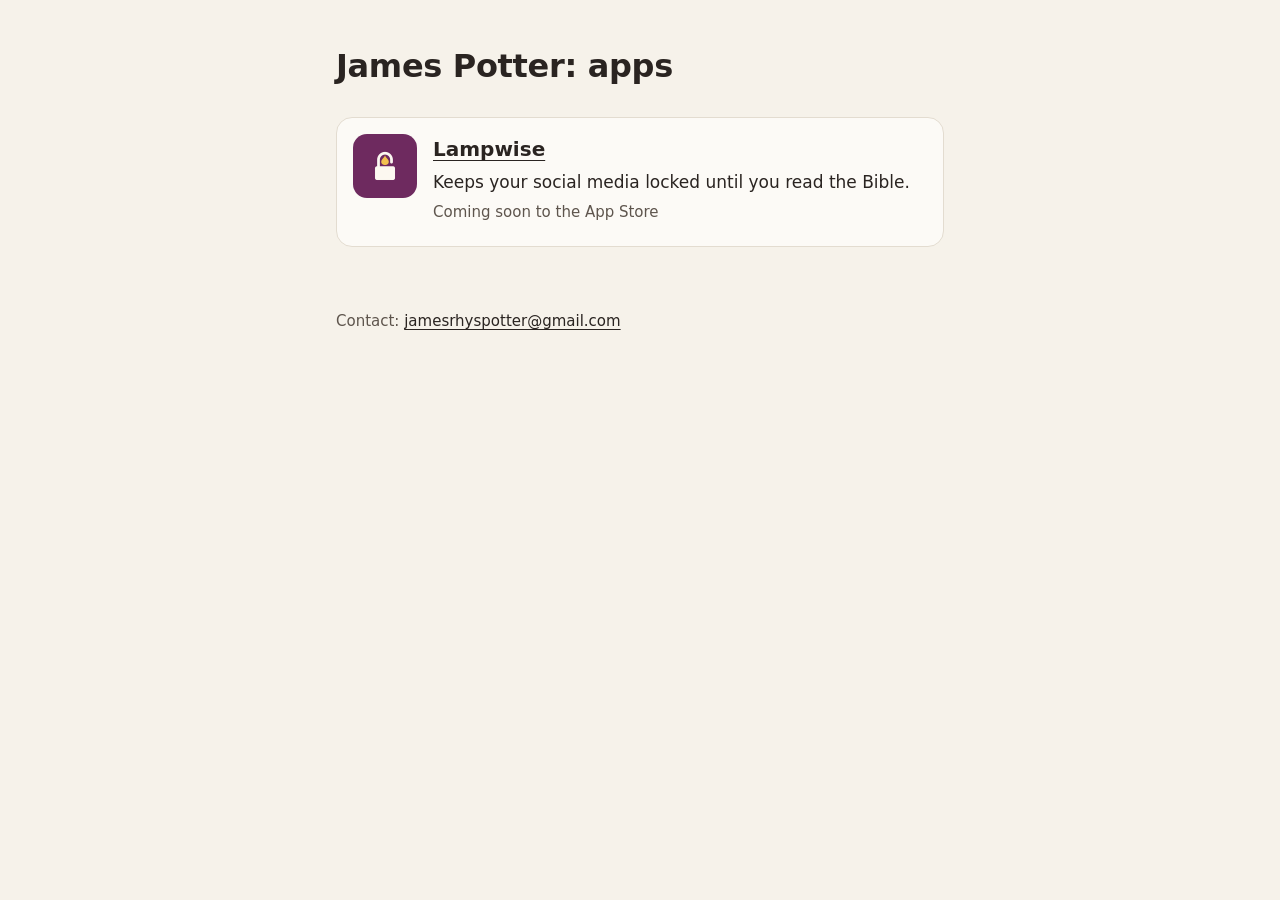
<file: index.html>
<!doctype html>
<html lang="en">
<head>
<meta charset="utf-8">
<meta name="viewport" content="width=device-width, initial-scale=1">
<title>James Potter: apps</title>
<meta name="description" content="Apps made by James Potter.">
<link rel="icon" href="data:image/svg+xml,%3Csvg xmlns='http://www.w3.org/2000/svg' viewBox='0 0 32 32'%3E%3Crect width='32' height='32' rx='8' fill='%232A2421'/%3E%3Ccircle cx='16' cy='16' r='5' fill='%23F6F2EA'/%3E%3C/svg%3E">
<link rel="stylesheet" href="/style.css">
</head>
<body>
<main>
  <h1>James Potter: apps</h1>

  <ul class="apps">
    <!-- One <li class="app"> per app. To add an app, copy this block and change the values. -->
    <li class="app">
      <img src="/lampwise/img/icon-256.png" alt="" width="64" height="64">
      <div>
        <h2><a href="/lampwise/">Lampwise</a></h2>
        <p>Keeps your social media locked until you read the Bible.</p>
        <p class="status">Coming soon to the App Store</p>
      </div>
    </li>
  </ul>
</main>
<footer>
  <p>Contact: <a href="mailto:jamesrhyspotter@gmail.com">jamesrhyspotter@gmail.com</a></p>
</footer>
</body>
</html>
</file>
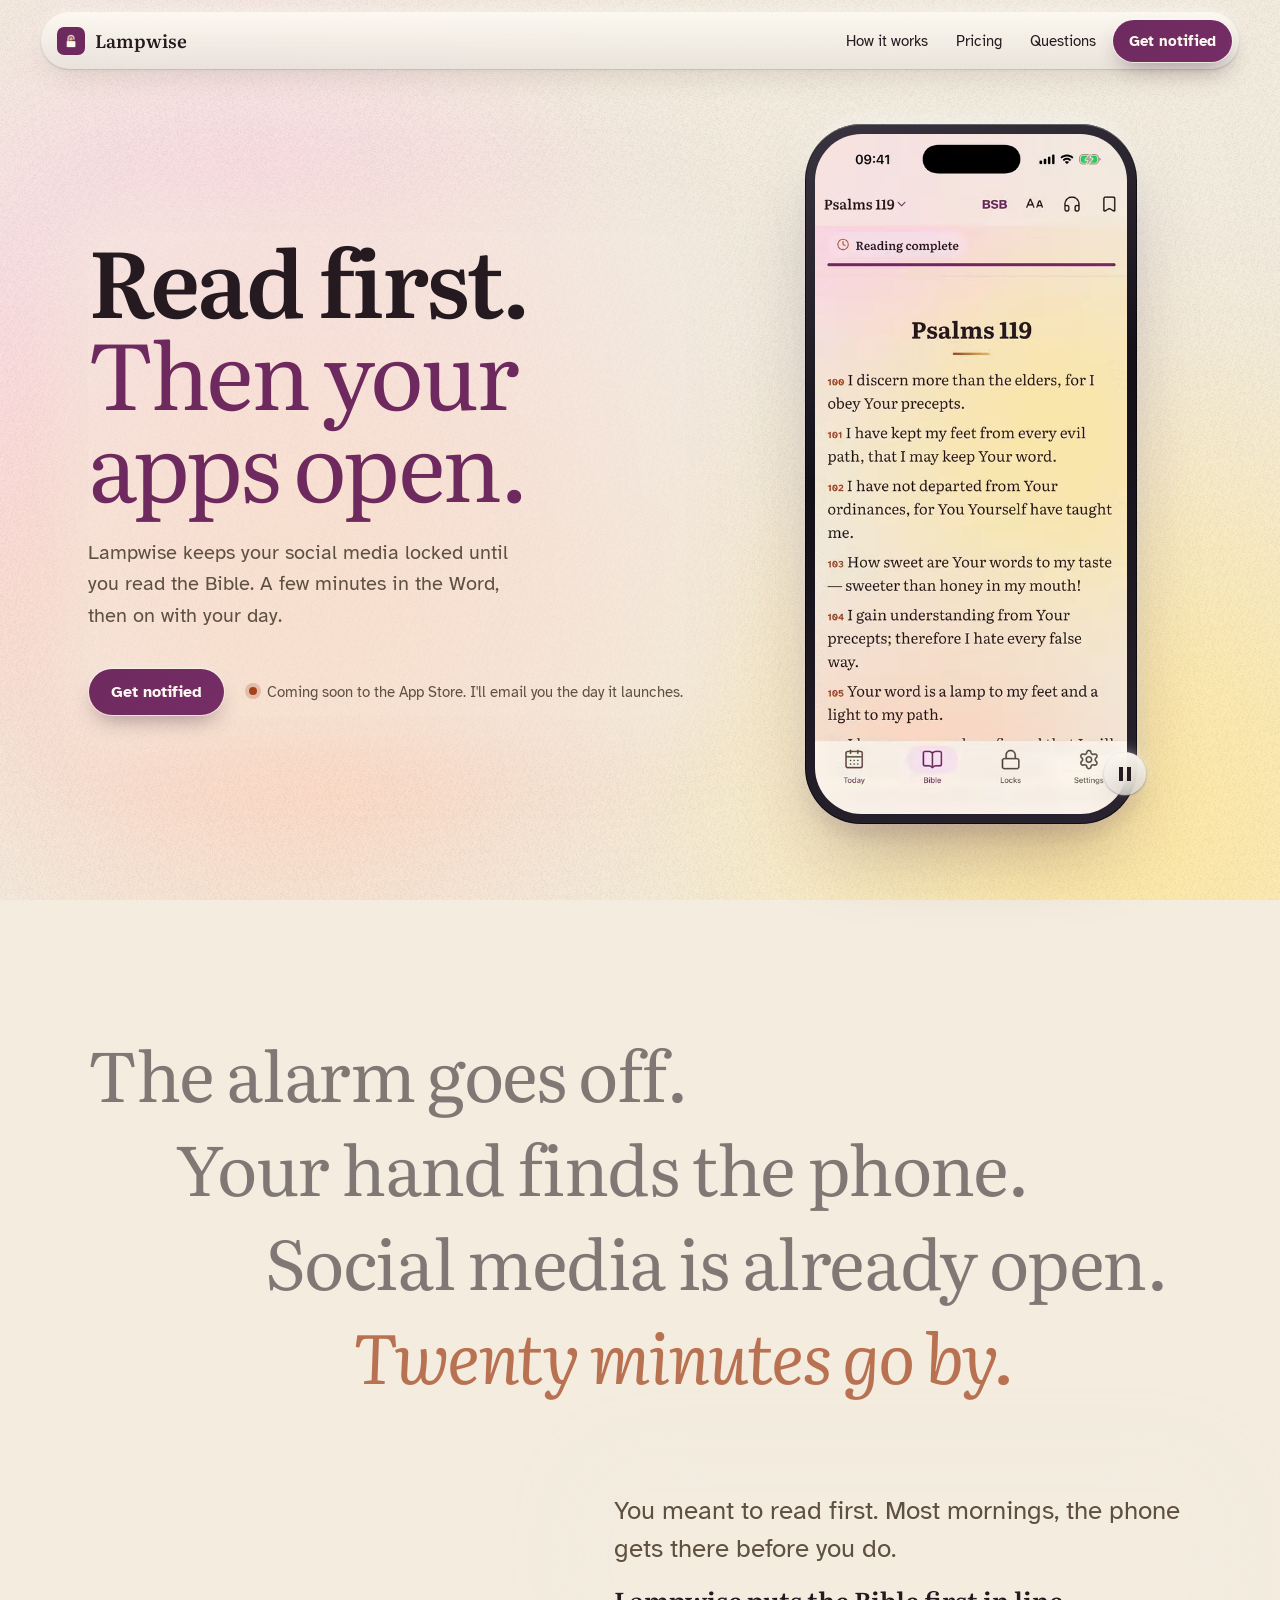
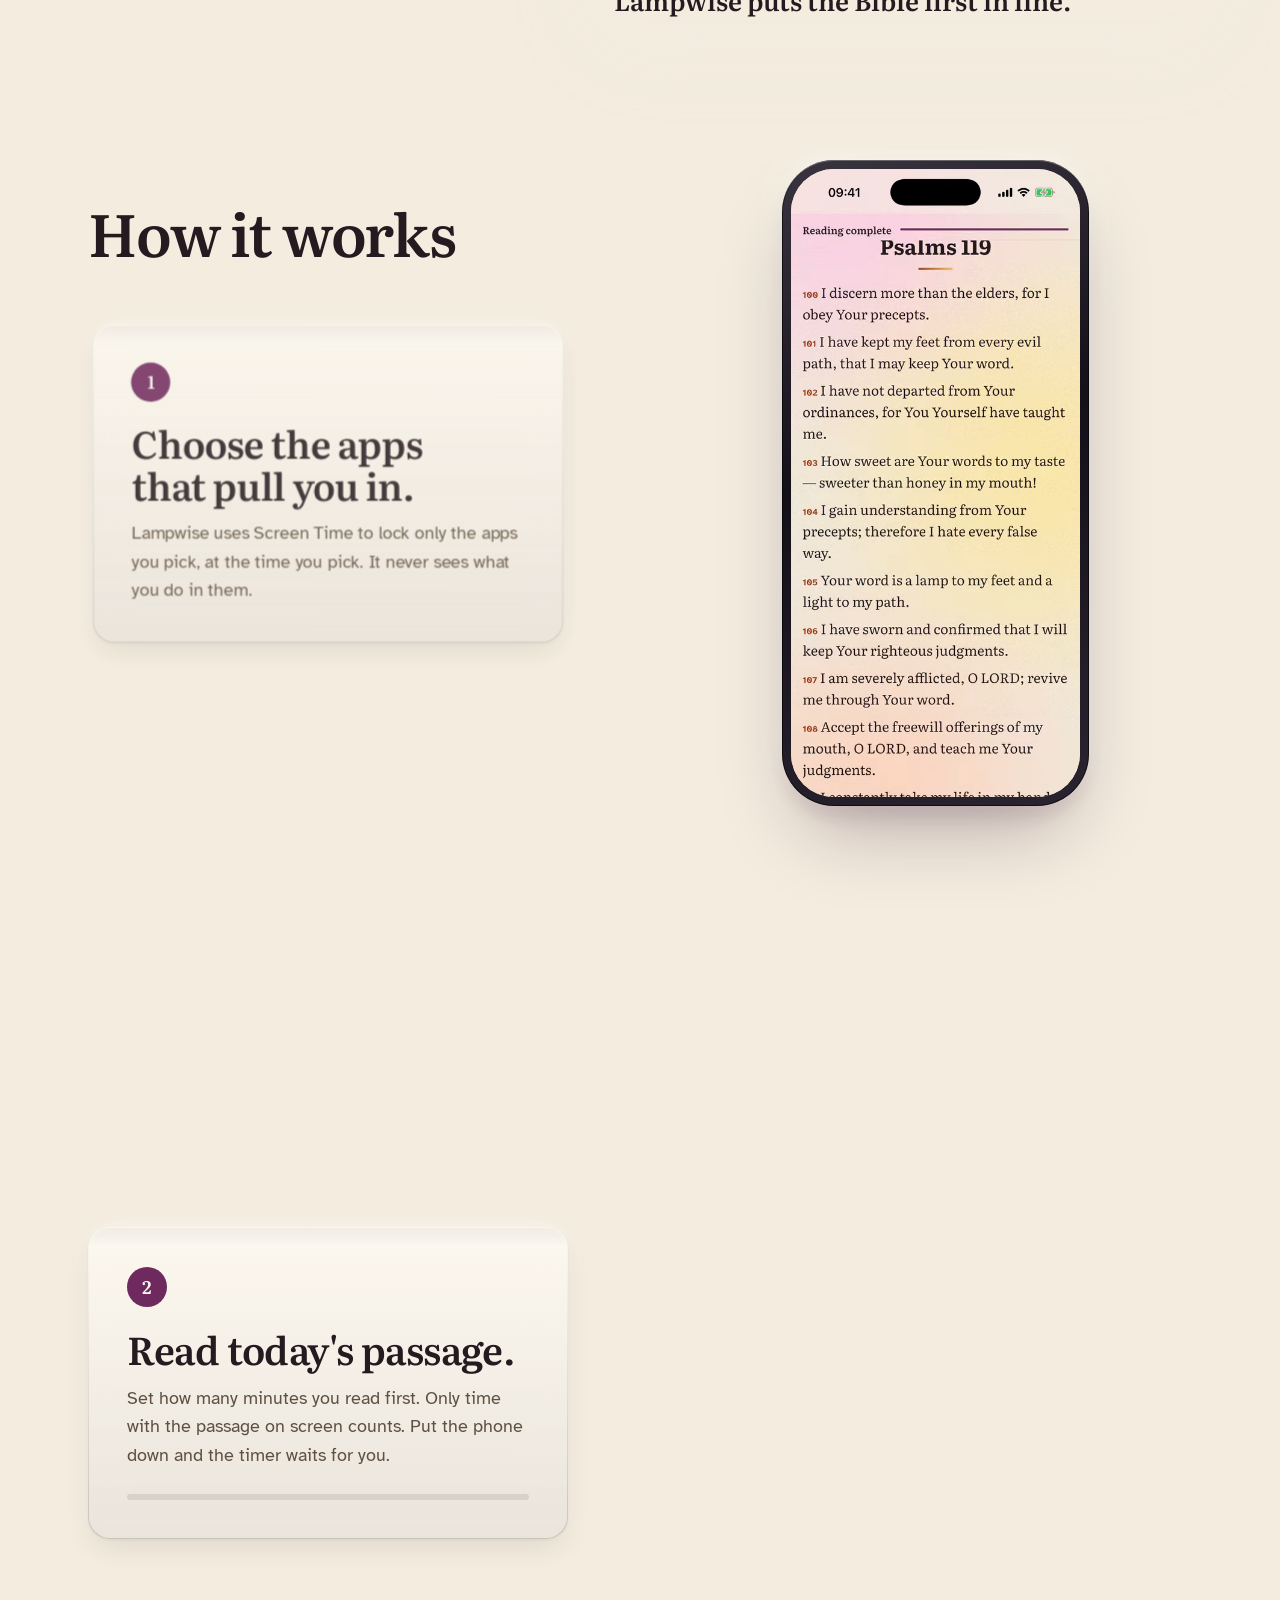
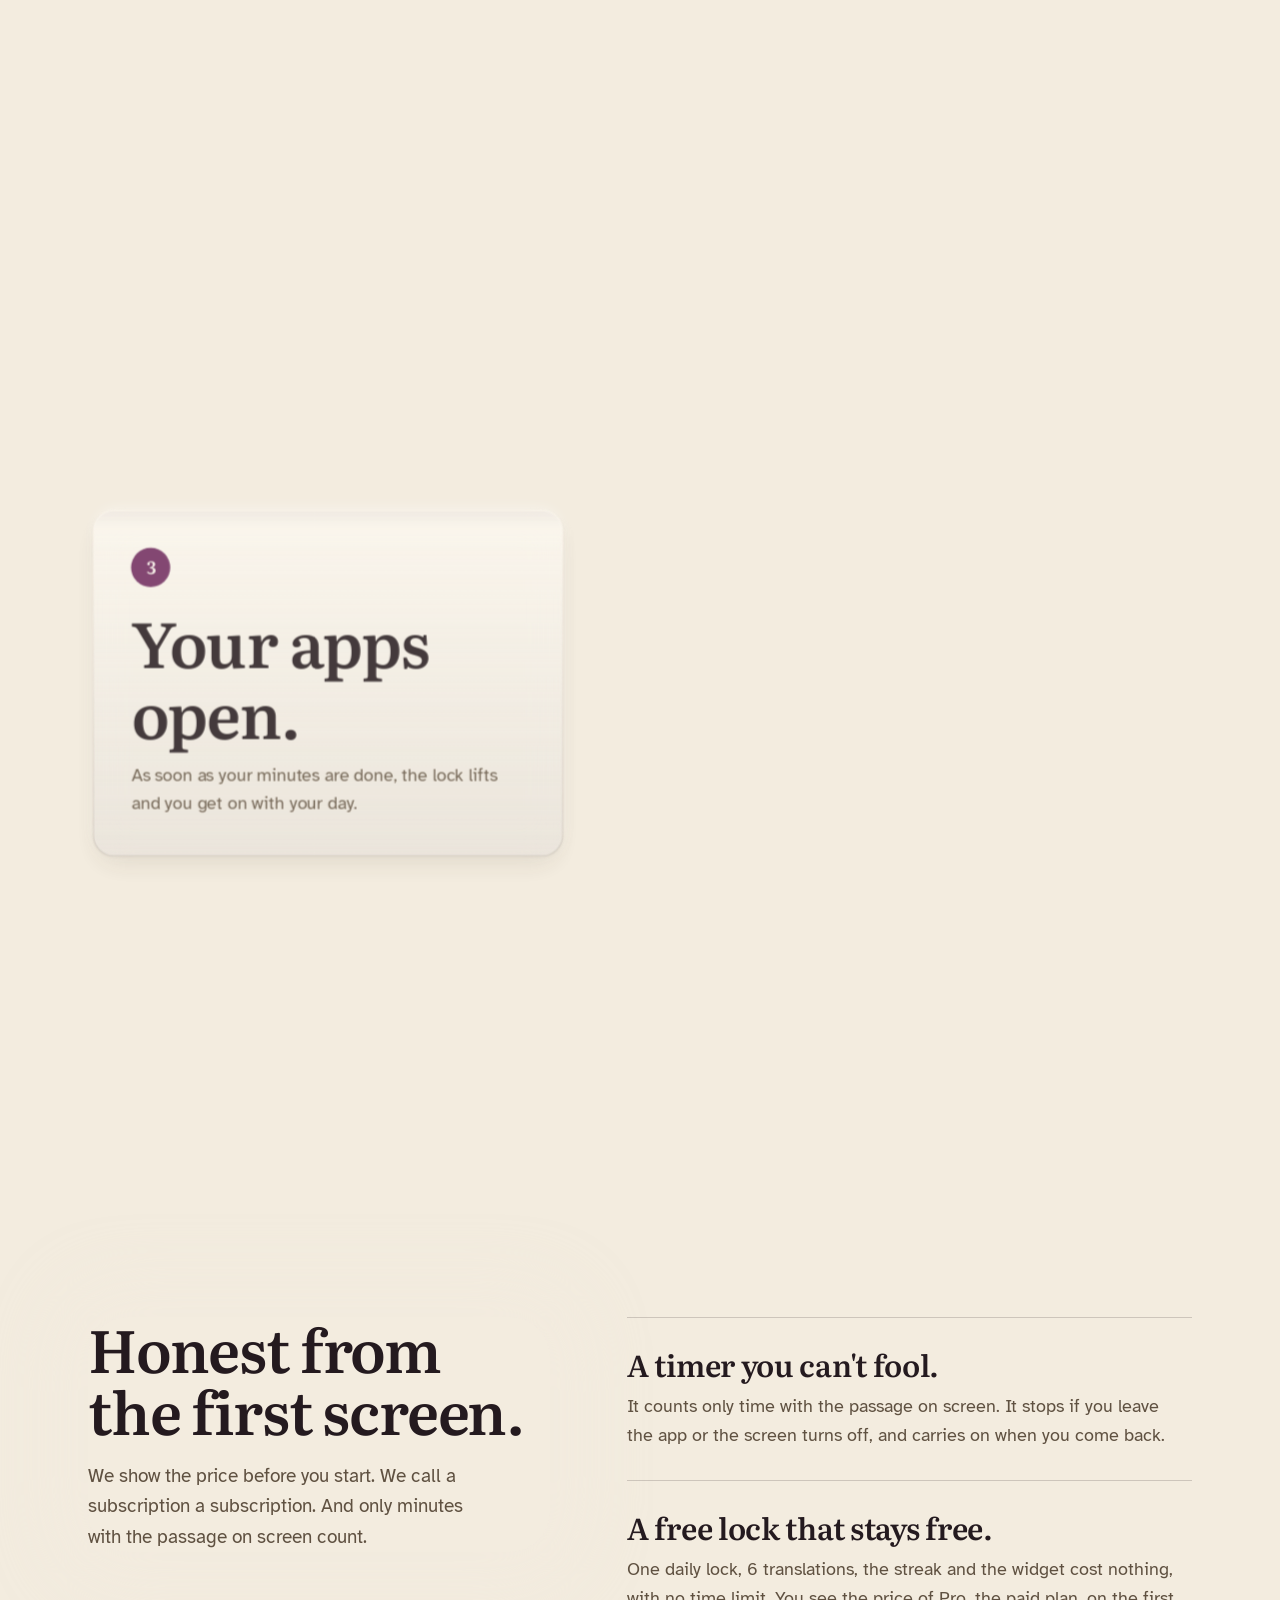
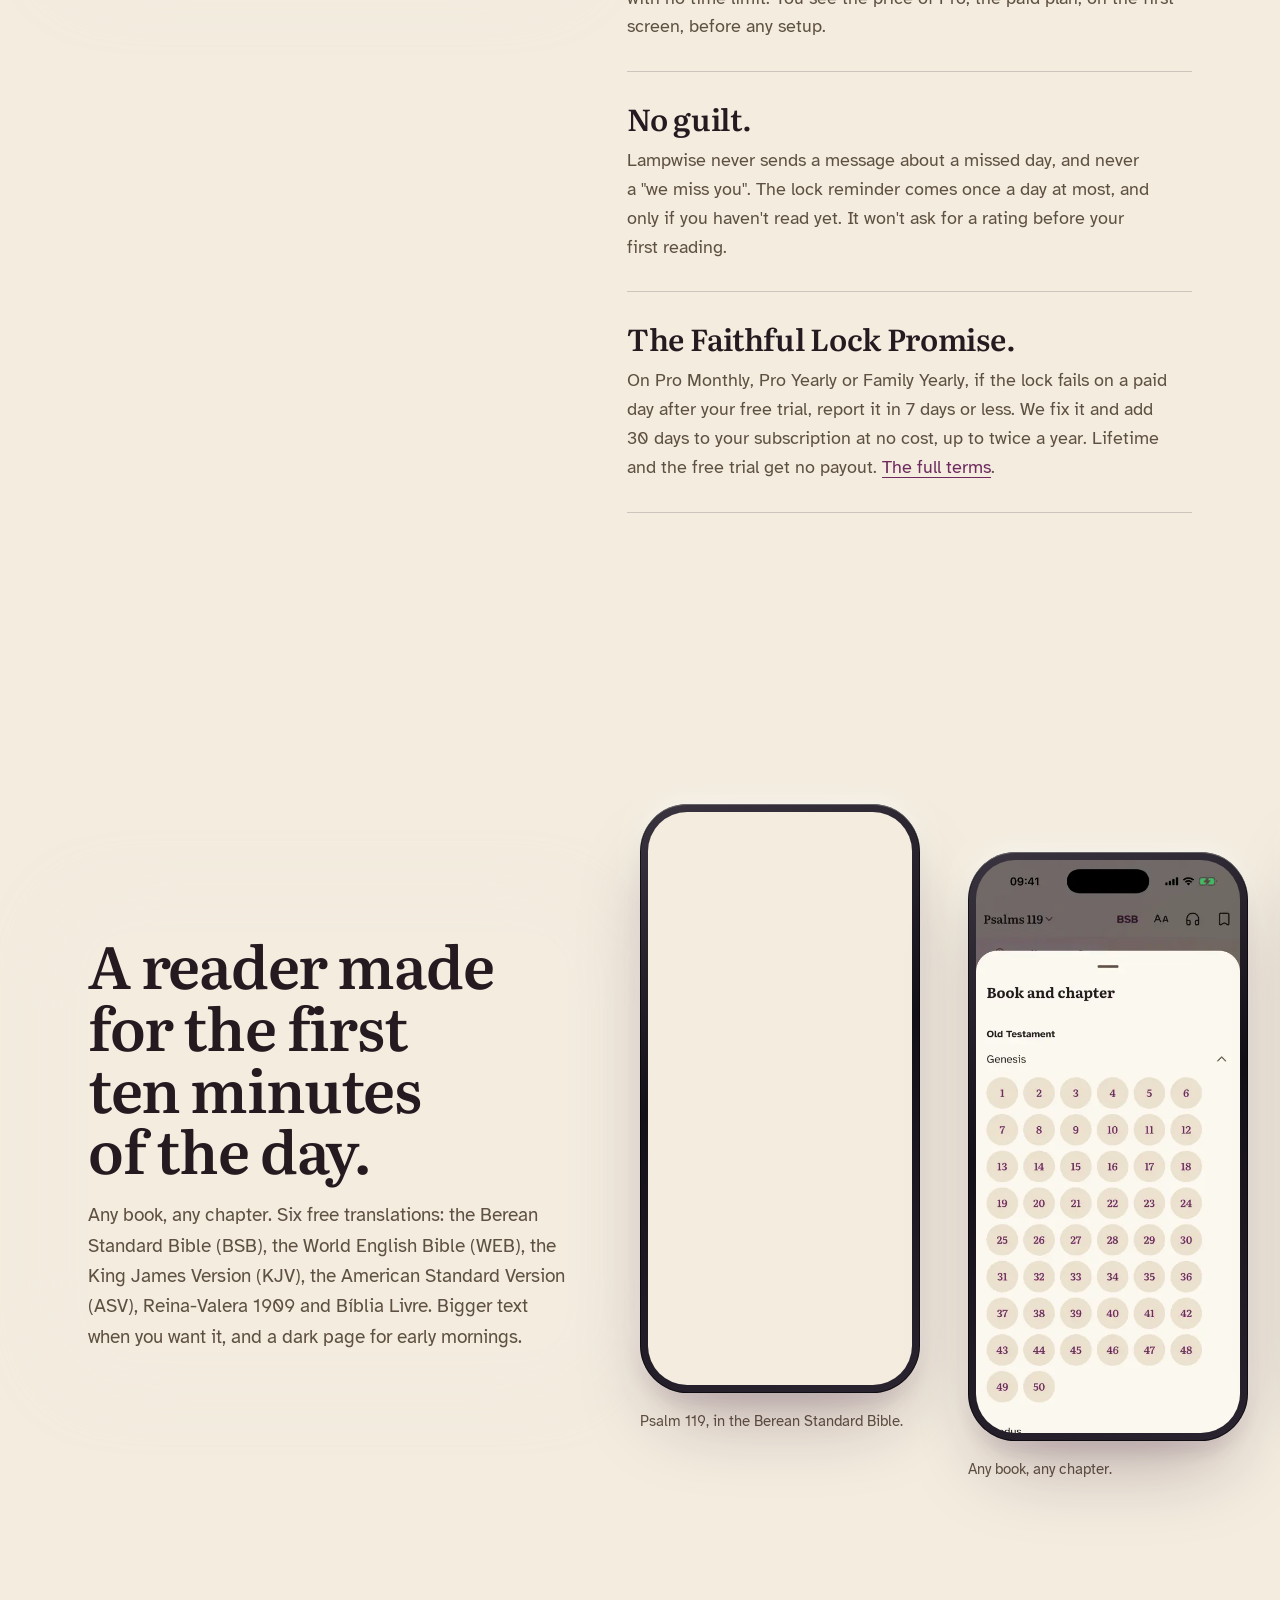
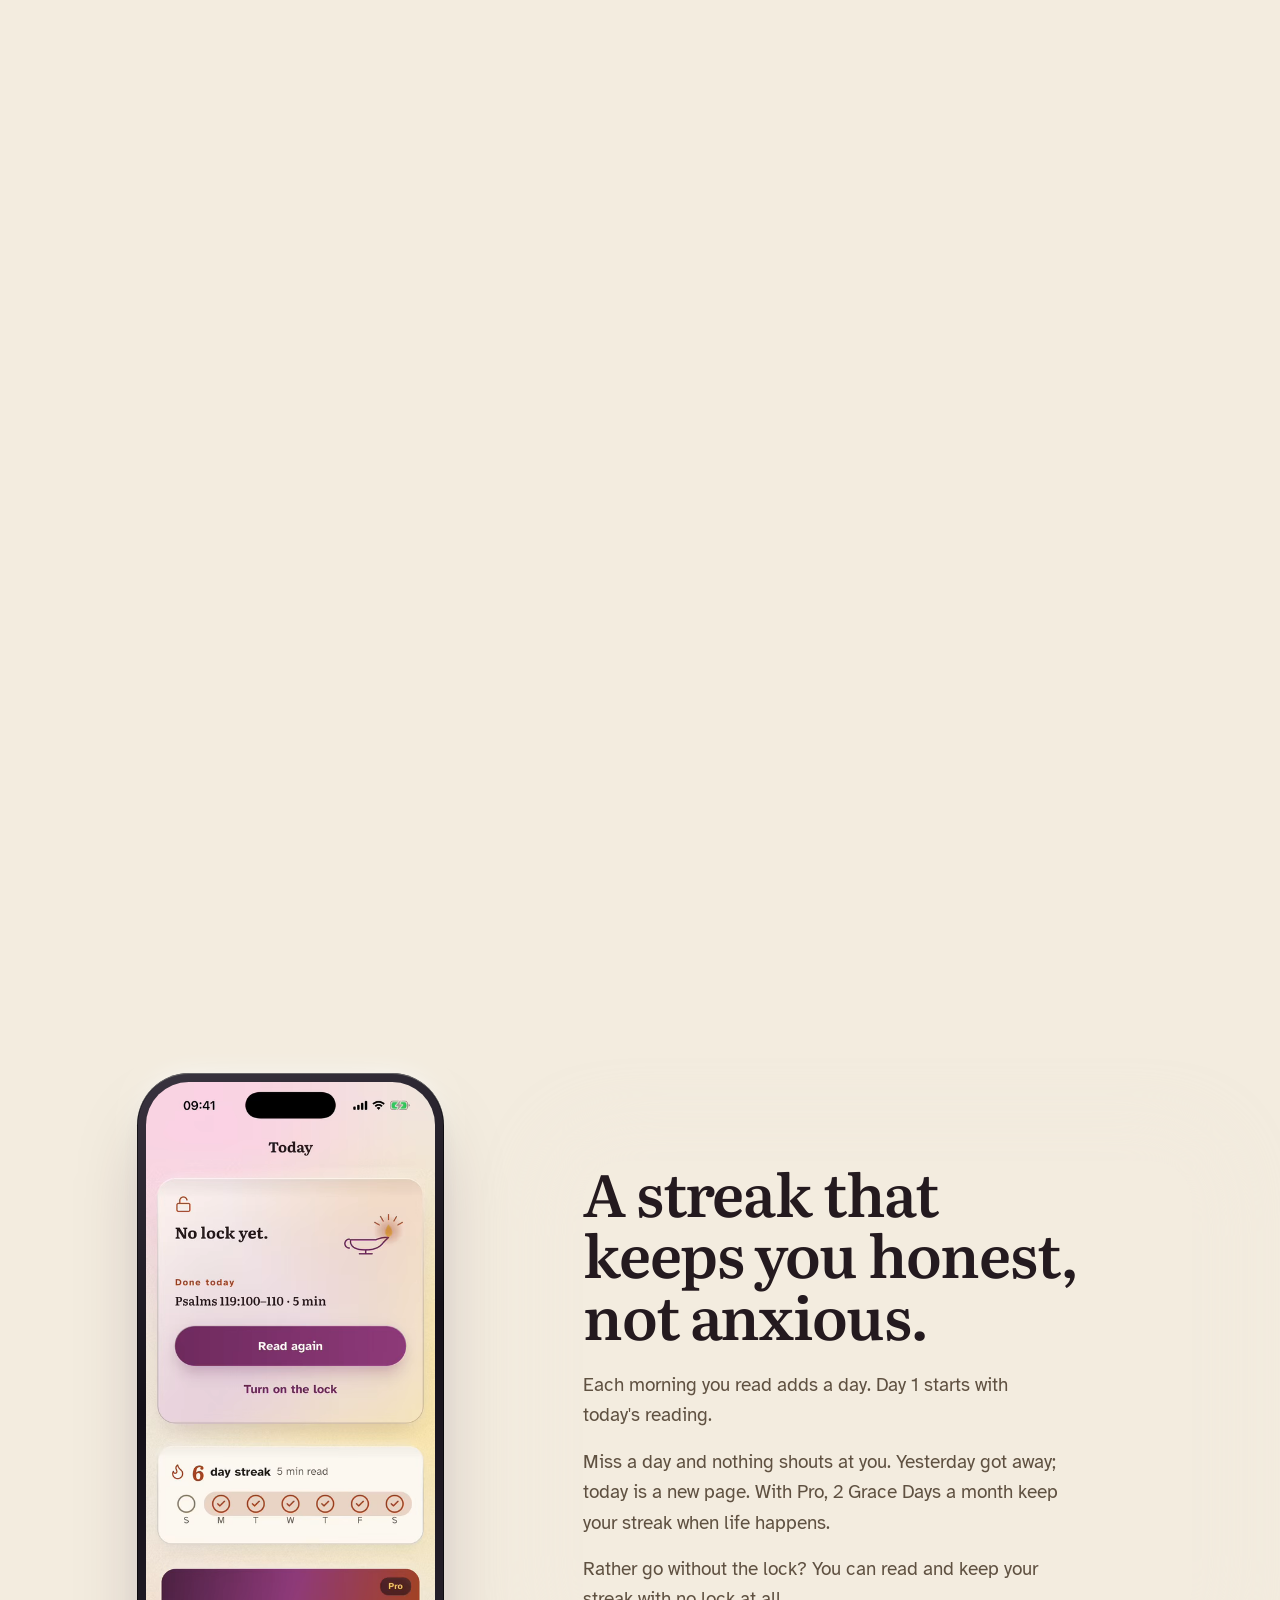
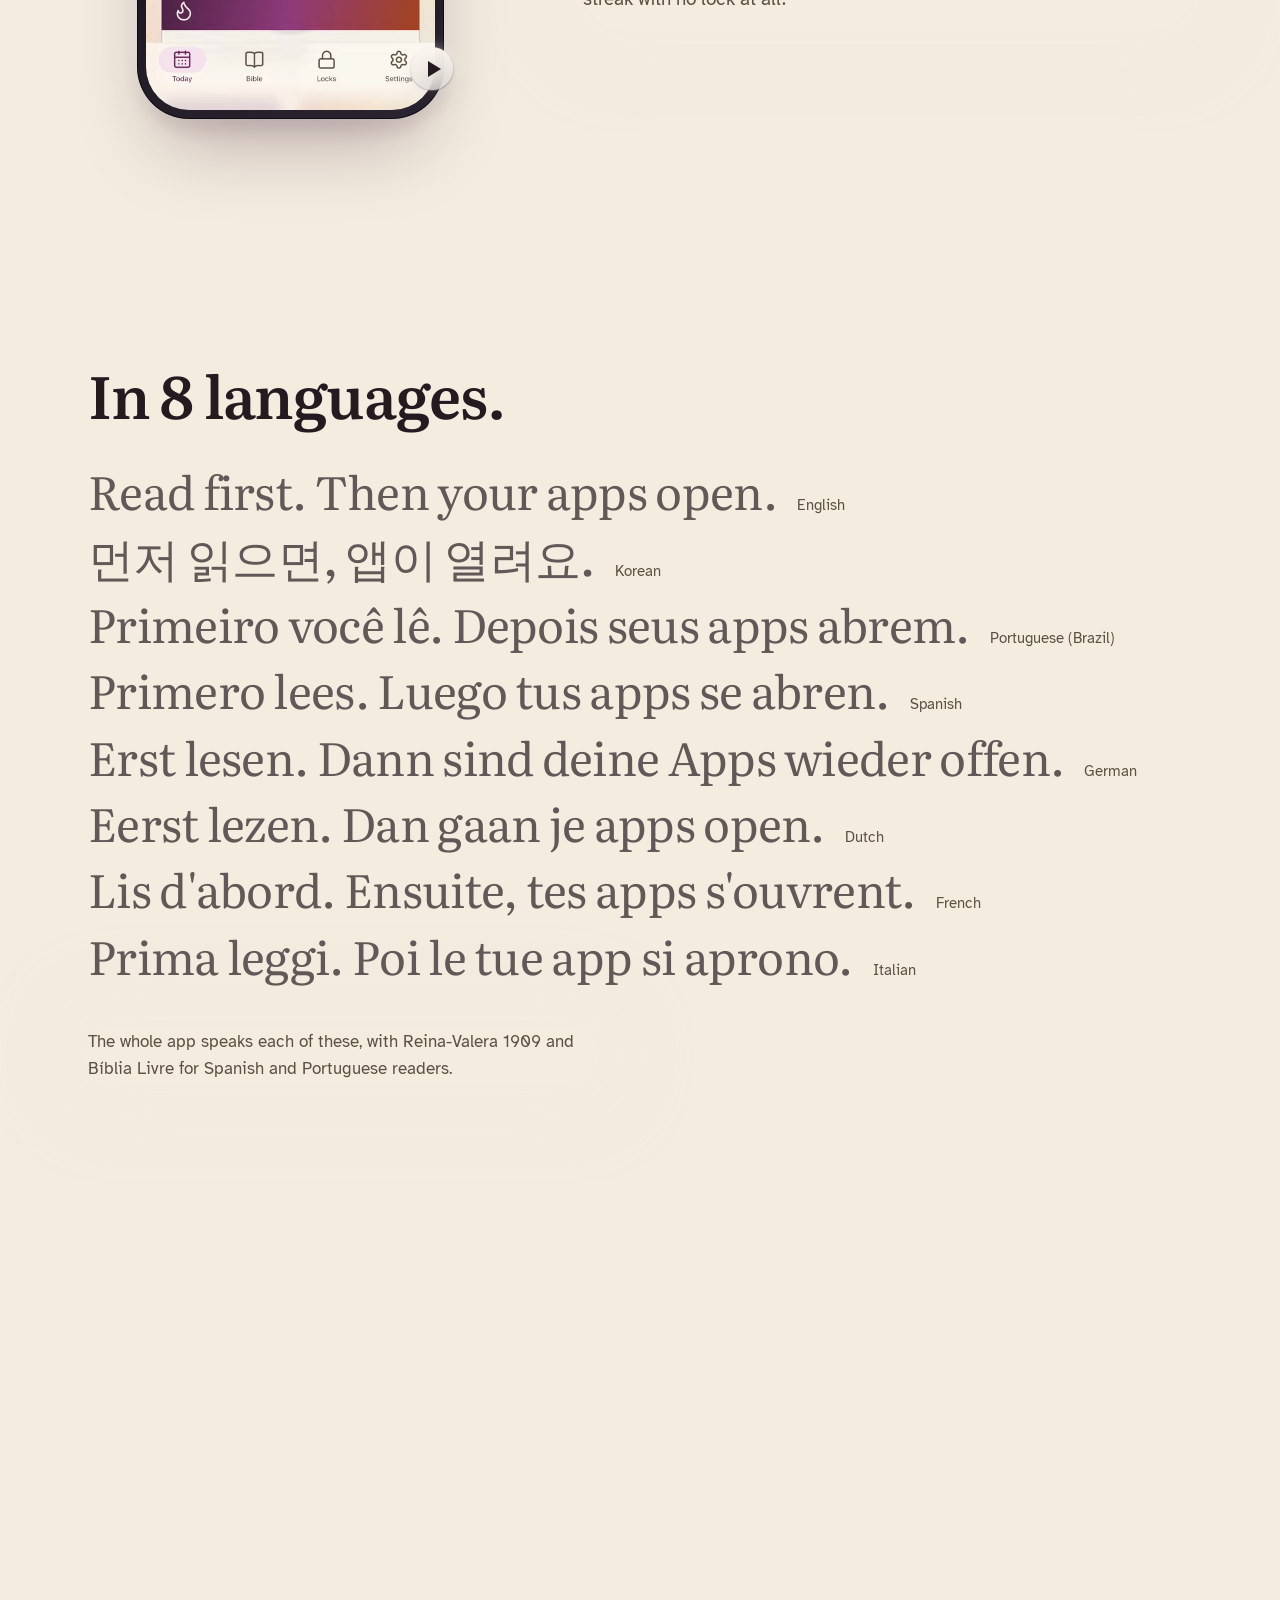
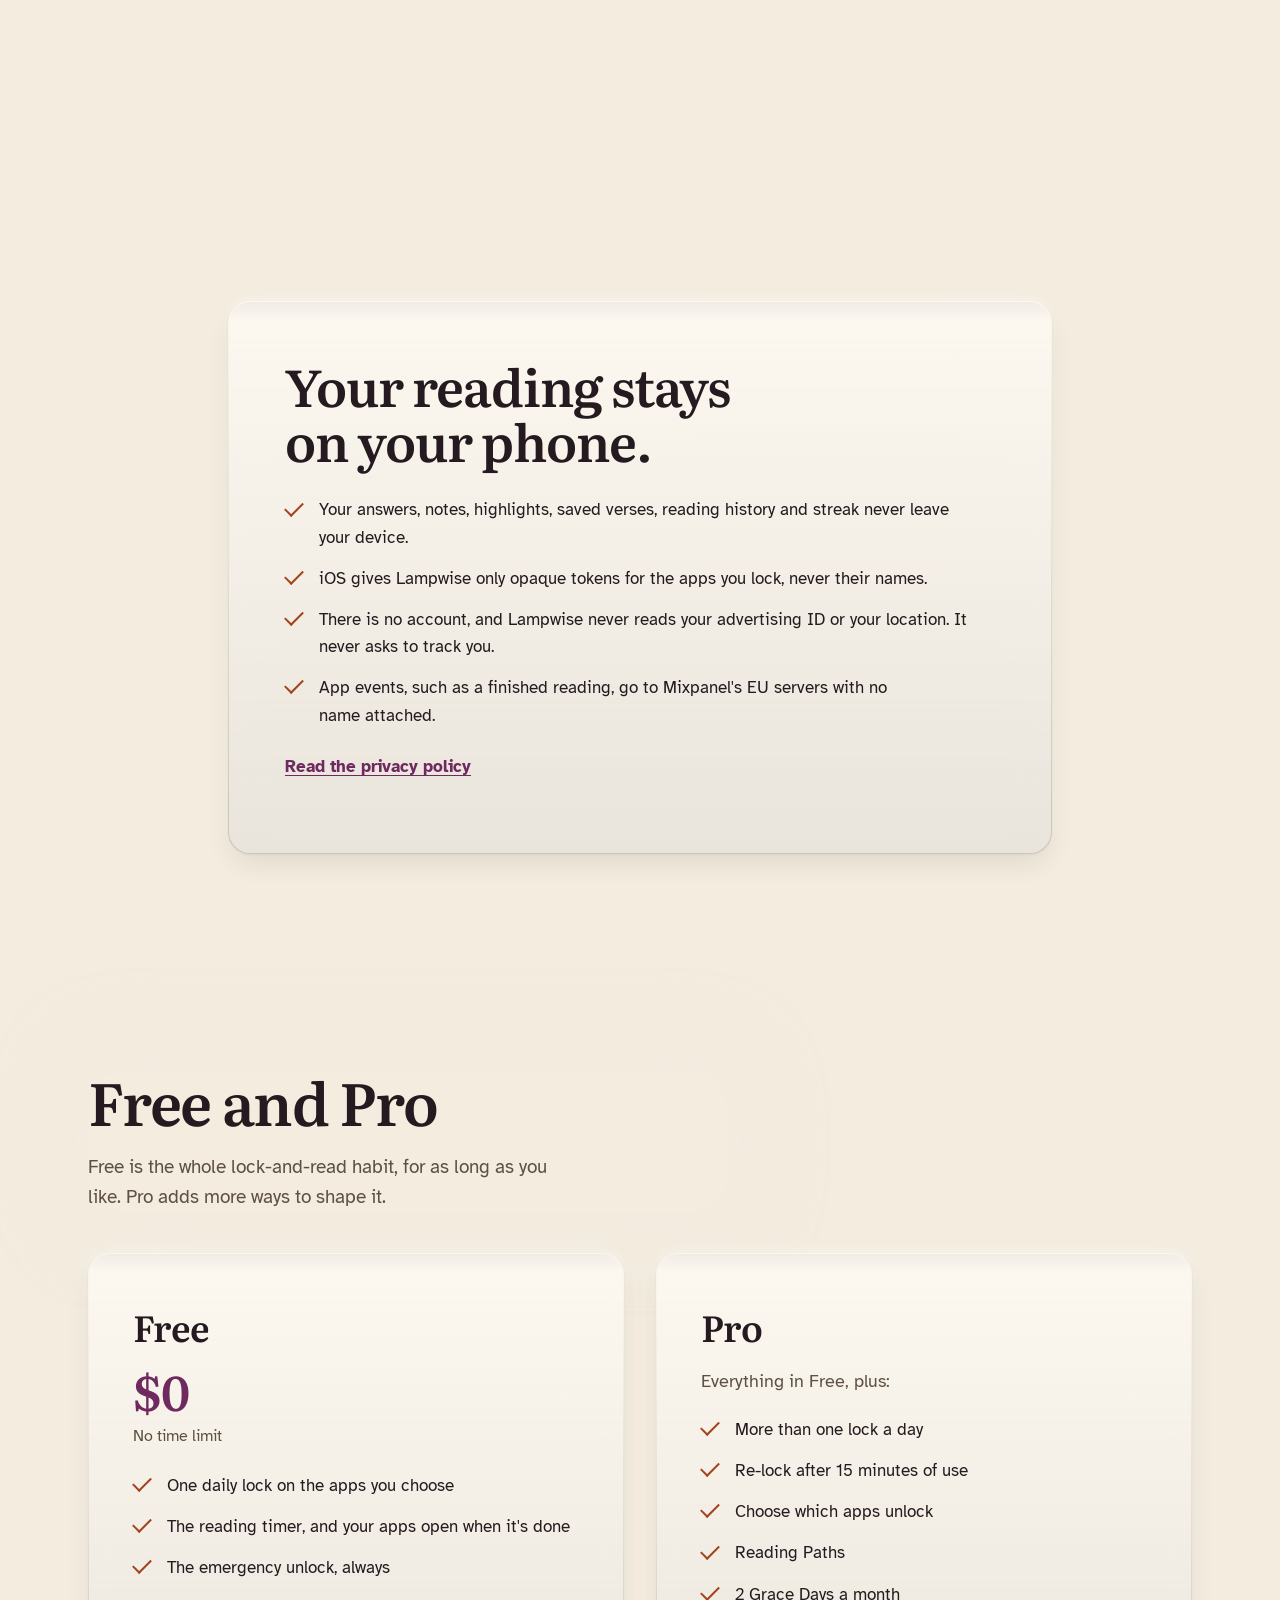
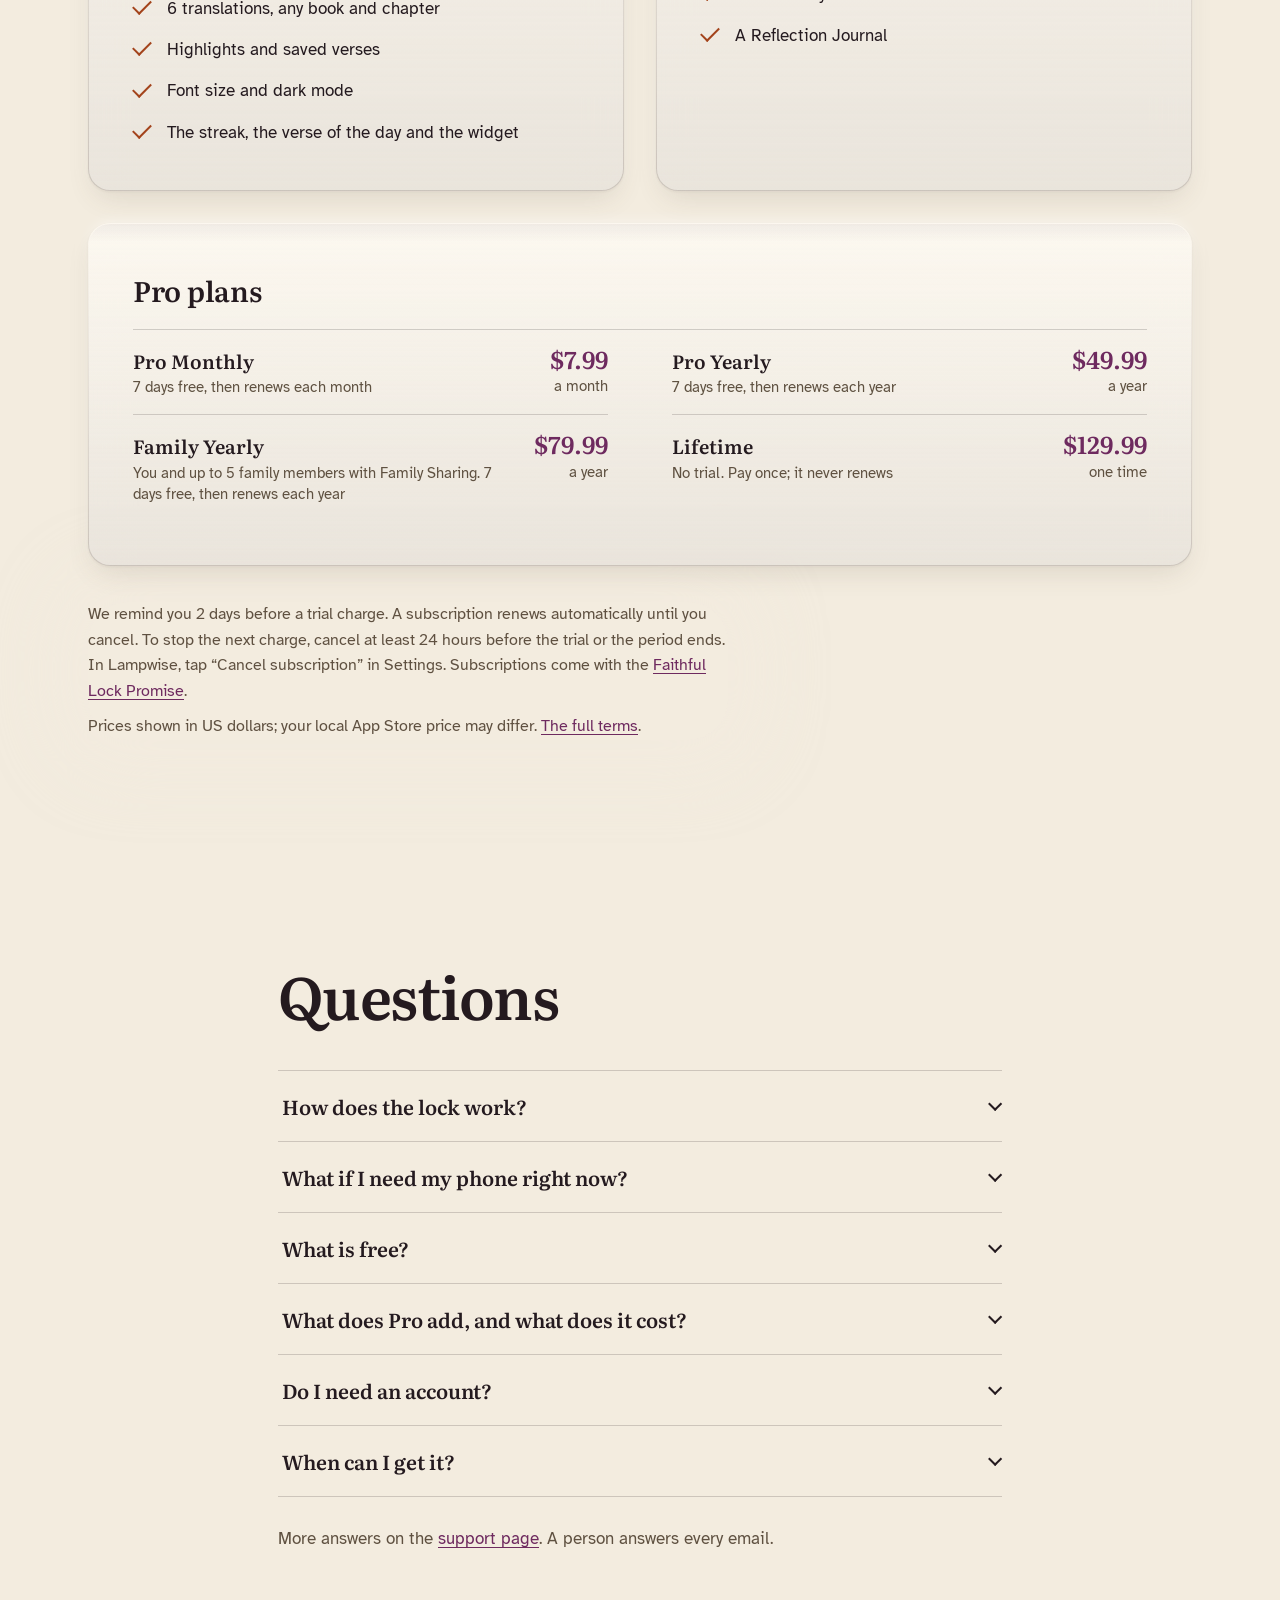
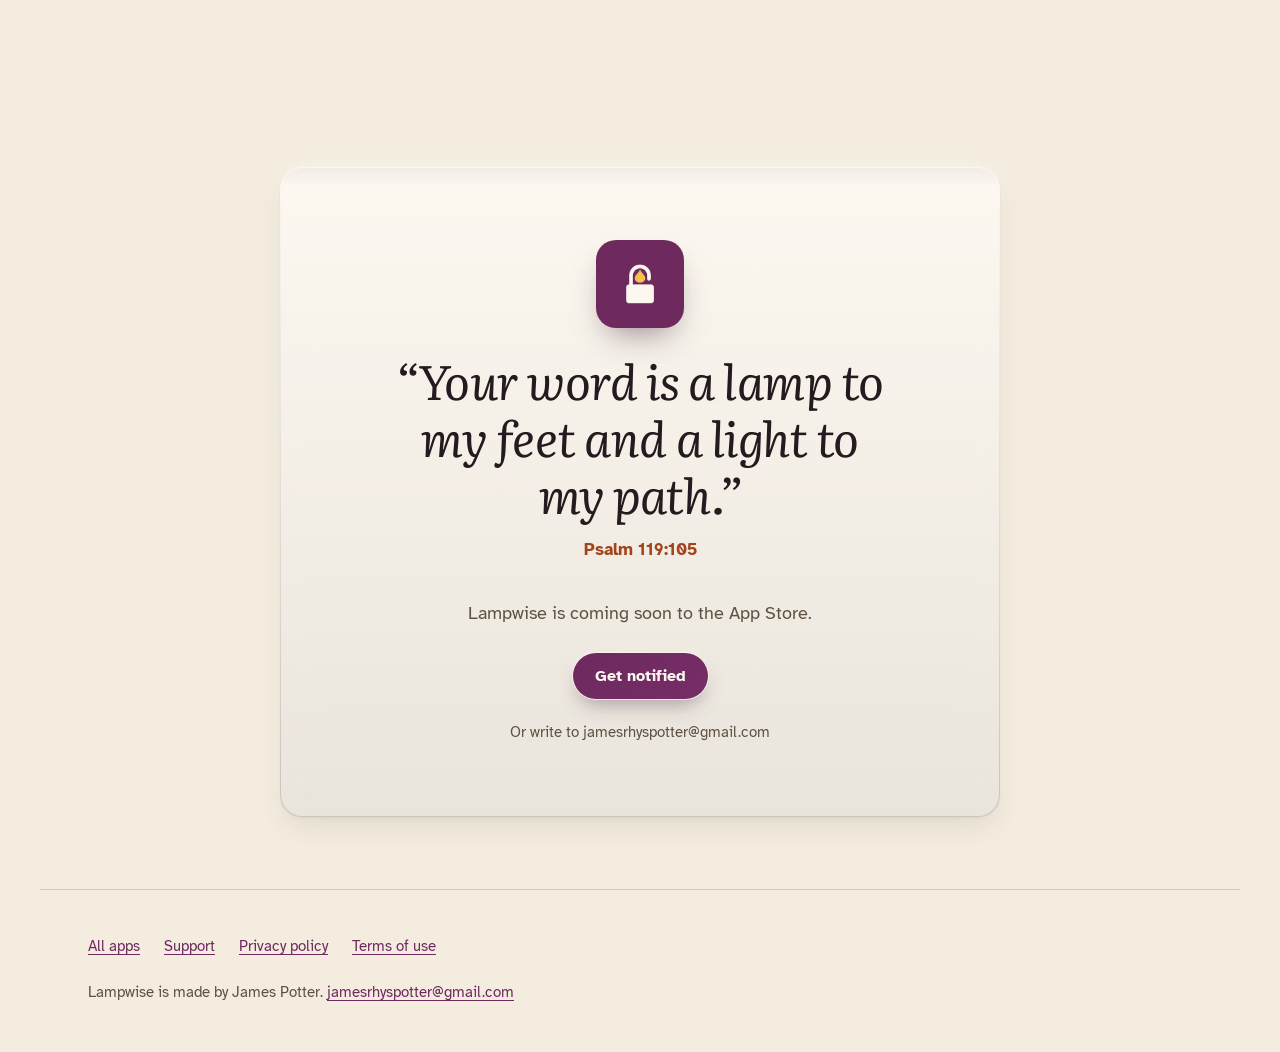
<file: lampwise/index.html>
<!doctype html>
<html lang="en">
<head>
<meta charset="utf-8">
<meta name="viewport" content="width=device-width, initial-scale=1">
<title>Lampwise: Bible App Blocker</title>
<meta name="description" content="Lampwise keeps your social media locked until you read the Bible. Read first. Then your apps open. Coming soon to the App Store.">
<meta name="color-scheme" content="light dark">
<meta name="theme-color" content="#F3ECDF" media="(prefers-color-scheme: light)">
<meta name="theme-color" content="#0D0914" media="(prefers-color-scheme: dark)">
<meta property="og:title" content="Lampwise: Read first. Then your apps open.">
<meta property="og:description" content="Lampwise keeps your social media locked until you read the Bible. Coming soon to the App Store.">
<meta property="og:image" content="https://jamesisbuilding.github.io/lampwise/img/icon-256.png">
<link rel="icon" href="/lampwise/img/favicon-32.png" sizes="32x32">
<link rel="apple-touch-icon" href="/lampwise/img/apple-touch-icon.png">
<link rel="preload" href="/lampwise/fonts/literata.woff2" as="font" type="font/woff2" crossorigin>
<link rel="preload" href="/lampwise/fonts/atkinson-400.woff2" as="font" type="font/woff2" crossorigin>
<link rel="preload" href="/lampwise/media/reading-poster.webp" as="image" fetchpriority="high">
<link rel="stylesheet" href="/lampwise/landing.css">
<script>document.documentElement.classList.add('js')</script>
<script src="/lampwise/landing.js" defer></script>
</head>
<body>
<a class="skip" href="#main">Skip to content</a>
<canvas class="room" id="room" aria-hidden="true"></canvas>

<header class="top">
  <a class="brand" href="/lampwise/"><img src="/lampwise/img/icon-256.png" alt="" width="28" height="28">Lampwise</a>
  <nav aria-label="Lampwise">
    <a class="nav-text" href="#how">How it works</a>
    <a class="nav-text" href="#pricing">Pricing</a>
    <a class="nav-text" href="#faq">Questions</a>
    <a class="btn btn-small" href="mailto:jamesrhyspotter@gmail.com?subject=Tell%20me%20when%20Lampwise%20launches&amp;body=Please%20email%20me%20when%20Lampwise%20is%20on%20the%20App%20Store.">Get notified</a>
  </nav>
</header>

<main id="main">

<!-- 1 Hero -->
<section class="hero" aria-labelledby="hero-title">
  <div class="hero-copy scrim">
    <h1 id="hero-title"><span class="l1">Read first.</span> <span class="l2">Then your apps open.</span></h1>
    <p class="lede">Lampwise keeps your social media locked until you read the Bible. A few minutes in the Word, then on with your day.</p>
    <div class="cta-row">
      <a class="btn" href="mailto:jamesrhyspotter@gmail.com?subject=Tell%20me%20when%20Lampwise%20launches&amp;body=Please%20email%20me%20when%20Lampwise%20is%20on%20the%20App%20Store.">Get notified</a>
      <p class="status"><span class="dot" aria-hidden="true"></span>Coming soon to the App Store. I'll email you the day it launches.</p>
    </div>
  </div>
  <figure class="hero-phone">
    <div class="phone phone-lg" data-player>
      <div class="screen">
        <video class="vid" muted playsinline loop preload="none" poster="/lampwise/media/reading-poster.webp" width="480" height="1044" data-autoplay
          aria-label="Screen recording: the Today screen opens Psalm 119 in the reader, which shows Reading complete.">
          <source data-src="/lampwise/media/reading.webm" type="video/webm">
          <source data-src="/lampwise/media/reading.mp4" type="video/mp4">
        </video>
      </div>
      <button class="vid-toggle" type="button" aria-pressed="false" aria-label="Pause video"><span aria-hidden="true"></span></button>
    </div>
  </figure>
</section>

<!-- 2 The problem: the morning scroll -->
<section class="morning" aria-labelledby="morning-title">
  <h2 id="morning-title" class="sr-only">The morning scroll</h2>
  <ol class="morning-lines" role="list">
    <li>The alarm goes off.</li>
    <li>Your hand finds the phone.</li>
    <li>Social media is already open.</li>
    <li>Twenty minutes go by.</li>
  </ol>
  <p class="morning-turn scrim">You meant to read first. Most mornings, the phone gets there before you do. <strong>Lampwise puts the Bible first in line.</strong></p>
</section>

<!-- 3 How it works: sticky phone -->
<section class="story" id="how" aria-labelledby="how-title">
  <h2 id="how-title" class="story-title">How it works</h2>
  <div class="story-grid">
    <div class="story-phone" aria-hidden="true">
      <div class="phone phone-md">
        <div class="screen">
          <img class="layer is-on" data-layer="0" src="/lampwise/media/02-today.webp" alt="" width="480" height="1044" loading="lazy" decoding="async">
          <video class="layer vid" data-layer="1" muted playsinline loop preload="none" poster="/lampwise/media/reading-poster.webp" width="480" height="1044">
            <source data-src="/lampwise/media/reading.webm" type="video/webm">
            <source data-src="/lampwise/media/reading.mp4" type="video/mp4">
          </video>
          <img class="layer" data-layer="2" src="/lampwise/media/01-reading-complete.webp" alt="" width="480" height="1044" loading="lazy" decoding="async">
        </div>
      </div>
    </div>
    <ol class="steps" role="list">
      <li class="step" data-step="0">
        <div class="panel lit glass">
          <span class="step-n" aria-hidden="true">1</span>
          <h3>Choose the apps that pull you in.</h3>
          <p>Lampwise uses Screen Time to lock only the apps you pick, at the time you pick. It never sees what you do in them.</p>
        </div>
      </li>
      <li class="step" data-step="1">
        <div class="panel lit glass">
          <span class="step-n" aria-hidden="true">2</span>
          <h3>Read today's passage.</h3>
          <p>Set how many minutes you read first. Only time with the passage on screen counts. Put the phone down and the timer waits for you.</p>
          <div class="timer" aria-hidden="true"><span class="timer-fill"></span></div>
        </div>
      </li>
      <li class="step step-peak" data-step="2">
        <div class="panel lit glass">
          <span class="step-n" aria-hidden="true">3</span>
          <h3>Your apps open.</h3>
          <p>As soon as your minutes are done, the lock lifts and you get on with your day.</p>
        </div>
      </li>
    </ol>
  </div>
</section>

<!-- 4 Why it's different -->
<section class="honest" aria-labelledby="honest-title">
  <div class="honest-head scrim">
    <h2 id="honest-title">Honest from the first screen.</h2>
    <p>We show the price before you start. We call a subscription a subscription. And only minutes with the passage on screen count.</p>
  </div>
  <dl class="honest-list">
    <div class="honest-item">
      <dt>A timer you can't fool.</dt>
      <dd>It counts only time with the passage on screen. It stops if you leave the app or the screen turns off, and carries on when you come back.</dd>
    </div>
    <div class="honest-item">
      <dt>A free lock that stays free.</dt>
      <dd>One daily lock, 6 translations, the streak and the widget cost nothing, with no time limit. You see the price of Pro, the paid plan, on the first screen, before any setup.</dd>
    </div>
    <div class="honest-item">
      <dt>No guilt.</dt>
      <dd>Lampwise never sends a message about a missed day, and never a "we miss you". The lock reminder comes once a day at most, and only if you haven't read yet. It won't ask for a rating before your first reading.</dd>
    </div>
    <div class="honest-item">
      <dt>The Faithful Lock Promise.</dt>
      <dd>On Pro Monthly, Pro Yearly or Family Yearly, if the lock fails on a paid day after your free trial, report it in 7 days or less. We fix it and add 30 days to your subscription at no cost, up to twice a year. Lifetime and the free trial get no payout. <a href="/lampwise/terms/#promise">The full terms</a>.</dd>
    </div>
  </dl>
</section>

<!-- 5 The reading experience -->
<section class="reading" aria-labelledby="reading-title">
  <div class="reading-pin">
   <div class="reading-track">
    <div class="reading-head scrim">
      <h2 id="reading-title">A reader made for the first ten minutes of the day.</h2>
      <p>Any book, any chapter. Six free translations: the Berean Standard Bible (BSB), the World English Bible (WEB), the King James Version (KJV), the American Standard Version (ASV), Reina-Valera 1909 and Bíblia Livre. Bigger text when you want it, and a dark page for early mornings.</p>
    </div>
    <div class="reel-wrap">
      <ul class="reel" role="list">
        <li><figure><div class="phone phone-sm"><div class="screen"><img src="/lampwise/media/01-reading-complete.webp" alt="Psalm 119 in the light reader, with verse numbers in ember." width="480" height="1044" loading="lazy" decoding="async"></div></div><figcaption>Psalm 119, in the Berean Standard Bible.</figcaption></figure></li>
        <li><figure><div class="phone phone-sm"><div class="screen"><img src="/lampwise/media/03-book-and-chapter.webp" alt="The book and chapter picker, showing Genesis chapters 1 to 50." width="480" height="1044" loading="lazy" decoding="async"></div></div><figcaption>Any book, any chapter.</figcaption></figure></li>
        <li><figure><div class="phone phone-sm"><div class="screen"><img src="/lampwise/media/04-translations.webp" alt="The translation list: BSB, WEB, KJV, ASV, RV1909 and Biblia Livre." width="480" height="1044" loading="lazy" decoding="async"></div></div><figcaption>Six translations, all free.</figcaption></figure></li>
        <li><figure><div class="phone phone-sm"><div class="screen"><img src="/lampwise/media/06-reader-dark.webp" alt="The reader in dark mode, plum and black." width="480" height="1044" loading="lazy" decoding="async"></div></div><figcaption>Easy on the eyes before sunrise.</figcaption></figure></li>
        <li><figure><div class="phone phone-sm" data-player><div class="screen">
          <video class="vid" muted playsinline loop preload="none" poster="/lampwise/media/paths-poster.webp" width="480" height="1044" data-autoplay
            aria-label="Screen recording: Reading Paths, with Gospels in 30, Psalms and Proverbs, Lent 40, Advent and Easter week.">
            <source data-src="/lampwise/media/paths.webm" type="video/webm">
            <source data-src="/lampwise/media/paths.mp4" type="video/mp4">
          </video></div>
          <button class="vid-toggle" type="button" aria-pressed="false" aria-label="Pause video"><span aria-hidden="true"></span></button>
        </div><figcaption>Reading Paths, with Pro: Gospels in 30, Psalms and Proverbs, Lent 40, Easter week, Advent.</figcaption></figure></li>
      </ul>
    </div>
   </div>
  </div>
</section>

<!-- 6 Streaks without shame -->
<section class="streak" aria-labelledby="streak-title">
  <figure class="streak-phone">
    <div class="phone phone-md" data-player>
      <div class="screen">
        <video class="vid" muted playsinline loop preload="none" poster="/lampwise/media/streak-poster.webp" width="480" height="1044" data-autoplay
          aria-label="Screen recording: the Today screen with Done today, a 6 day streak, Your Morning Plan and the verse of the day.">
          <source data-src="/lampwise/media/streak.webm" type="video/webm">
          <source data-src="/lampwise/media/streak.mp4" type="video/mp4">
        </video>
      </div>
      <button class="vid-toggle" type="button" aria-pressed="false" aria-label="Pause video"><span aria-hidden="true"></span></button>
    </div>
  </figure>
  <div class="streak-copy scrim">
    <h2 id="streak-title">A streak that keeps you honest, not anxious.</h2>
    <p>Each morning you read adds a day. Day 1 starts with today's reading.</p>
    <p>Miss a day and nothing shouts at you. Yesterday got away; today is a new page. With Pro, 2 Grace Days a month keep your streak when life happens.</p>
    <p>Rather go without the lock? You can read and keep your streak with no lock at all.</p>
  </div>
</section>

<!-- 7 Eight languages. Signature: the lamp in the room walks down the lines. -->
<section class="tongues" aria-labelledby="tongues-title" style="--n: 8">
  <div class="tongues-pin">
    <h2 id="tongues-title" class="tongues-title">In 8 languages.</h2>
    <ul class="tongues-list" role="list">
      <li lang="en"><span>Read first. Then your apps open.</span><small lang="en">English</small></li>
      <li lang="ko"><span>먼저 읽으면, 앱이 열려요.</span><small lang="en">Korean</small></li>
      <li lang="pt-BR"><span>Primeiro você lê. Depois seus apps abrem.</span><small lang="en">Portuguese (Brazil)</small></li>
      <li lang="es"><span>Primero lees. Luego tus apps se abren.</span><small lang="en">Spanish</small></li>
      <li lang="de"><span>Erst lesen. Dann sind deine Apps wieder offen.</span><small lang="en">German</small></li>
      <li lang="nl"><span>Eerst lezen. Dan gaan je apps open.</span><small lang="en">Dutch</small></li>
      <li lang="fr"><span>Lis d'abord. Ensuite, tes apps s'ouvrent.</span><small lang="en">French</small></li>
      <li lang="it"><span>Prima leggi. Poi le tue app si aprono.</span><small lang="en">Italian</small></li>
    </ul>
    <p class="tongues-note scrim">The whole app speaks each of these, with Reina-Valera 1909 and Bíblia Livre for Spanish and Portuguese readers.</p>
  </div>
</section>

<!-- 8 Privacy -->
<section class="privacy" aria-labelledby="privacy-title">
  <div class="privacy-card panel lit glass">
    <h2 id="privacy-title">Your reading stays on your phone.</h2>
    <ul class="checks" role="list">
      <li>Your answers, notes, highlights, saved verses, reading history and streak never leave your device.</li>
      <li>iOS gives Lampwise only opaque tokens for the apps you lock, never their names.</li>
      <li>There is no account, and Lampwise never reads your advertising ID or your location. It never asks to track you.</li>
      <li>App events, such as a finished reading, go to Mixpanel's EU servers with no name attached.</li>
    </ul>
    <p><a href="/lampwise/privacy/">Read the privacy policy</a></p>
  </div>
</section>

<!-- 9 Pricing (BR-008: the price is on the website) -->
<section class="pricing" id="pricing" aria-labelledby="pricing-title">
  <div class="pricing-head scrim">
    <h2 id="pricing-title">Free and Pro</h2>
    <p>Free is the whole lock-and-read habit, for as long as you like. Pro adds more ways to shape it.</p>
  </div>
  <div class="tiers">
    <article class="tier panel lit glass" aria-labelledby="tier-free">
      <h3 id="tier-free">Free</h3>
      <p class="tier-price">$0 <small>No time limit</small></p>
      <ul class="checks" role="list">
        <li>One daily lock on the apps you choose</li>
        <li>The reading timer, and your apps open when it's done</li>
        <li>The emergency unlock, always</li>
        <li>6 translations, any book and chapter</li>
        <li>Highlights and saved verses</li>
        <li>Font size and dark mode</li>
        <li>The streak, the verse of the day and the widget</li>
      </ul>
    </article>
    <article class="tier panel lit glass" aria-labelledby="tier-pro">
      <h3 id="tier-pro">Pro</h3>
      <p class="tier-lead">Everything in Free, plus:</p>
      <ul class="checks" role="list">
        <li>More than one lock a day</li>
        <li>Re-lock after 15 minutes of use</li>
        <li>Choose which apps unlock</li>
        <li>Reading Paths</li>
        <li>2 Grace Days a month</li>
        <li>A Reflection Journal</li>
      </ul>
    </article>
    <div class="plans-card panel lit glass">
      <h3 id="plans-title">Pro plans</h3>
      <ul class="plans" role="list" aria-labelledby="plans-title">
        <li><span class="plan-name">Pro Monthly<small>7 days free, then renews each month</small></span><span class="plan-price">$7.99<small>a month</small></span></li>
        <li><span class="plan-name">Pro Yearly<small>7 days free, then renews each year</small></span><span class="plan-price">$49.99<small>a year</small></span></li>
        <li><span class="plan-name">Family Yearly<small>You and up to 5 family members with Family Sharing. 7 days free, then renews each year</small></span><span class="plan-price">$79.99<small>a year</small></span></li>
        <li><span class="plan-name">Lifetime<small>No trial. Pay once; it never renews</small></span><span class="plan-price">$129.99<small>one time</small></span></li>
      </ul>
    </div>
  </div>
  <div class="pricing-fine scrim">
    <p>We remind you 2 days before a trial charge. A subscription renews automatically until you cancel. To stop the next charge, cancel at least 24 hours before the trial or the period ends. In Lampwise, tap “Cancel subscription” in Settings. Subscriptions come with the <a href="/lampwise/terms/#promise">Faithful Lock Promise</a>.</p>
    <p>Prices shown in US dollars; your local App Store price may differ. <a href="/lampwise/terms/">The full terms</a>.</p>
  </div>
</section>

<!-- 10 FAQ -->
<section class="faq" id="faq" aria-labelledby="faq-title">
  <h2 id="faq-title">Questions</h2>
  <div class="faq-list">
    <details>
      <summary>How does the lock work?</summary>
      <p>Choose the apps that pull you in, set a time, and set how many minutes you read first. At that time each day, those apps lock. Read, and they open as soon as your minutes are done. Lampwise uses Screen Time, locks only the apps you choose, and never sees what you do in them.</p>
    </details>
    <details>
      <summary>What if I need my phone right now?</summary>
      <p>Use the emergency unlock. It is always there, on the Free tier too. Emergency unlocks never cost anything and have no limit. They do not count as a reading.</p>
    </details>
    <details>
      <summary>What is free?</summary>
      <p>The whole habit: one daily lock, the reading timer and the emergency unlock, with no time limit. <a href="#pricing">See everything in Free</a>.</p>
    </details>
    <details>
      <summary>What does Pro add, and what does it cost?</summary>
      <p>More locks a day, re-lock, Reading Paths, Grace Days and a Reflection Journal. Pro Monthly is $7.99 a month, Pro Yearly $49.99 a year and Family Yearly $79.99 a year, each with a 7-day free trial. Lifetime is $129.99, paid once. Prices in US dollars. <a href="#pricing">See the plans</a>.</p>
    </details>
    <details>
      <summary>Do I need an account?</summary>
      <p>No. Lampwise never asks you to make an account or sign in.</p>
    </details>
    <details>
      <summary>When can I get it?</summary>
      <p>Lampwise is coming soon to the App Store. <a href="mailto:jamesrhyspotter@gmail.com?subject=Tell%20me%20when%20Lampwise%20launches&amp;body=Please%20email%20me%20when%20Lampwise%20is%20on%20the%20App%20Store.">Get notified</a> and I'll email you the day it launches. Or write to jamesrhyspotter@gmail.com.</p>
    </details>
  </div>
  <p class="faq-more">More answers on the <a href="/lampwise/support/">support page</a>. A person answers every email.</p>
</section>

<!-- 11 Final CTA -->
<section class="close" aria-labelledby="close-title">
  <div class="close-card panel lit glass">
    <img class="close-icon" src="/lampwise/img/icon-256.png" alt="The Lampwise icon: an open padlock with a gilt flame." width="88" height="88" loading="lazy">
    <blockquote>
      <p id="close-title">“Your word is a lamp to my feet and a light to my path.”</p>
      <cite>Psalm 119:105</cite>
    </blockquote>
    <p class="close-status">Lampwise is coming soon to the App Store.</p>
    <a class="btn" href="mailto:jamesrhyspotter@gmail.com?subject=Tell%20me%20when%20Lampwise%20launches&amp;body=Please%20email%20me%20when%20Lampwise%20is%20on%20the%20App%20Store.">Get notified</a>
    <p class="close-mail">Or write to jamesrhyspotter@gmail.com</p>
  </div>
</section>

</main>

<footer class="foot">
  <nav aria-label="Footer"><a href="/">All apps</a><a href="/lampwise/support/">Support</a><a href="/lampwise/privacy/">Privacy policy</a><a href="/lampwise/terms/">Terms of use</a></nav>
  <p>Lampwise is made by James Potter. <a href="mailto:jamesrhyspotter@gmail.com">jamesrhyspotter@gmail.com</a></p>
</footer>
</body>
</html>
</file>
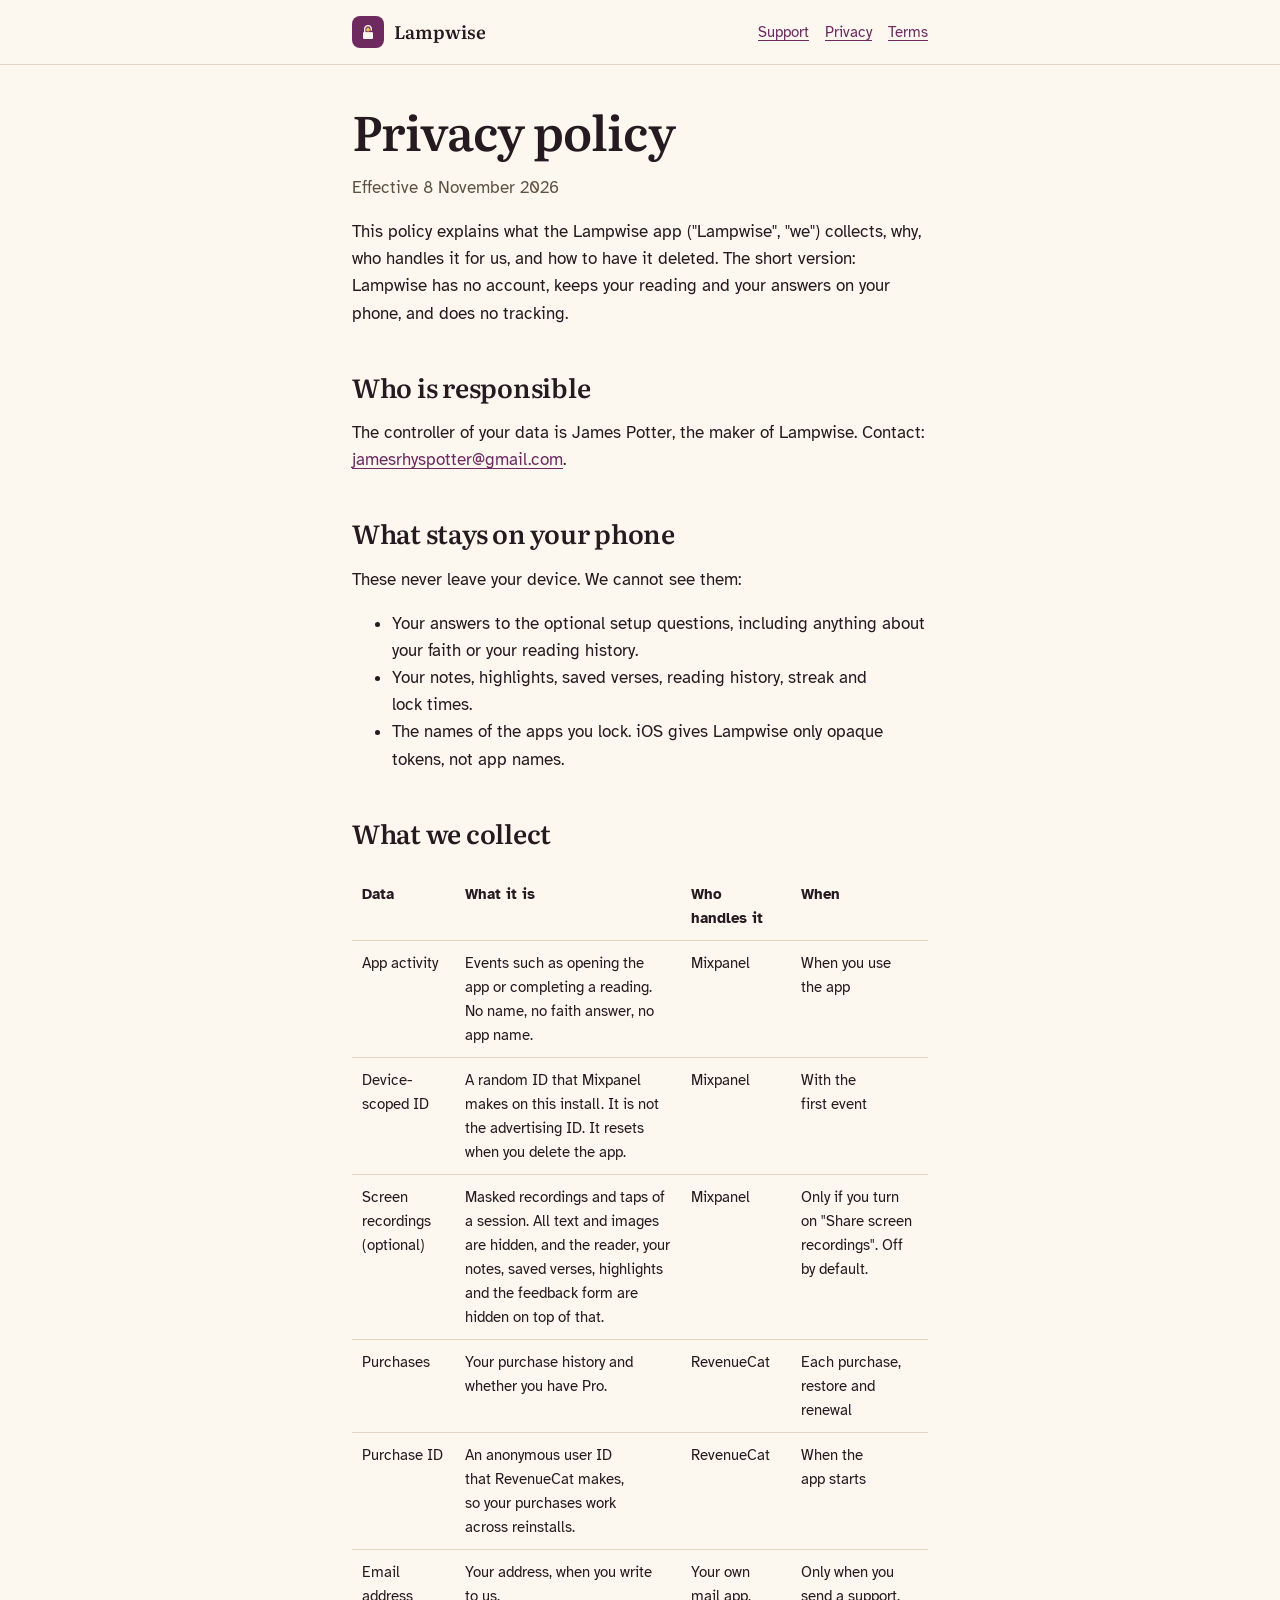
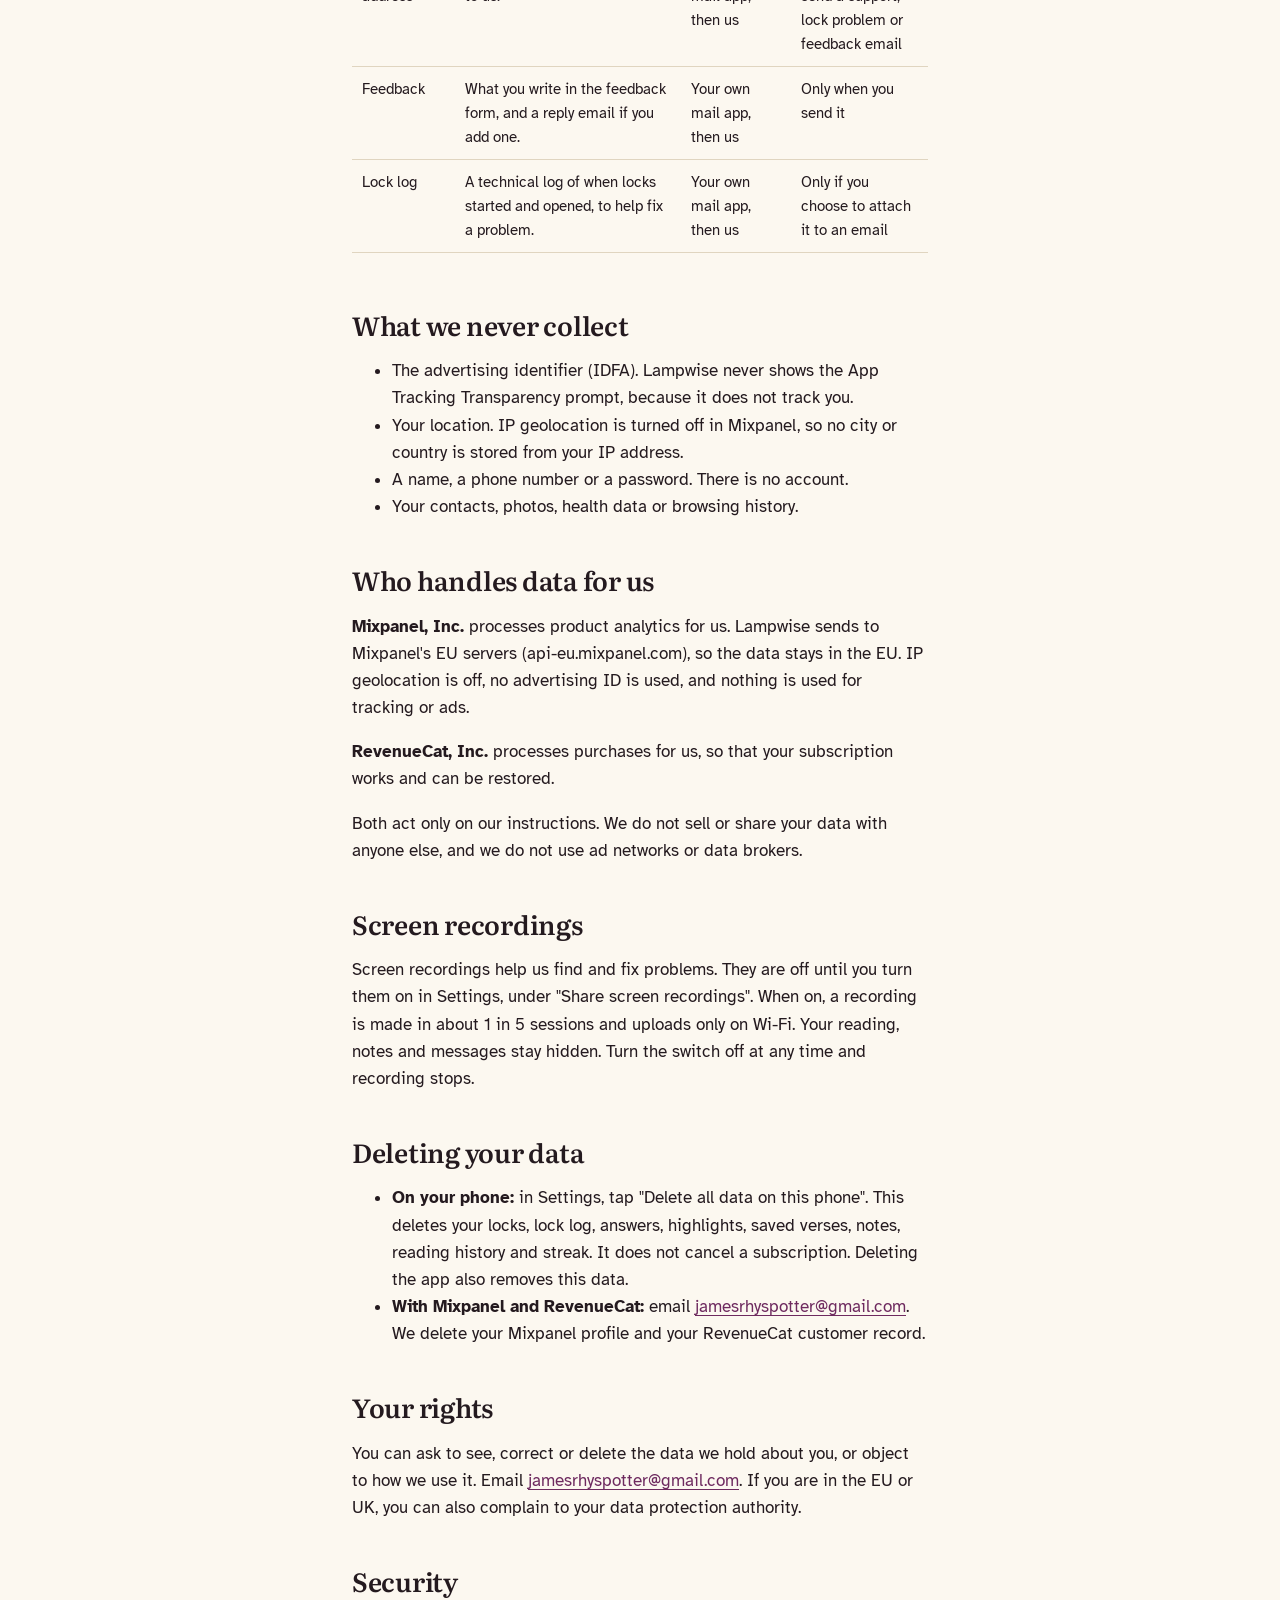
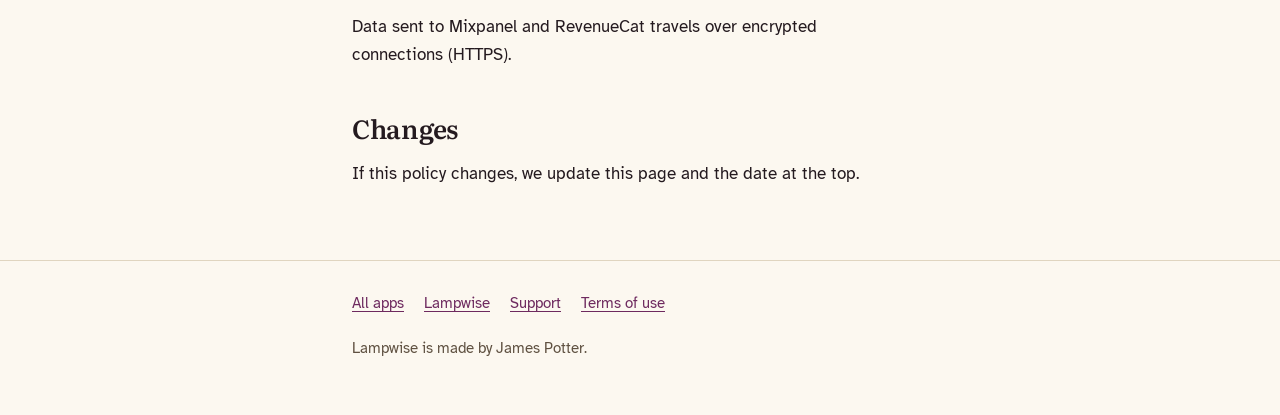
<file: lampwise/privacy/index.html>
<!doctype html>
<html lang="en">
<head>
<meta charset="utf-8">
<meta name="viewport" content="width=device-width, initial-scale=1">
<title>Lampwise privacy policy</title>
<meta name="description" content="What the Lampwise app collects, what it never collects, who processes it and how to delete it.">
<link rel="icon" href="/lampwise/img/favicon-32.png" sizes="32x32">
<link rel="apple-touch-icon" href="/lampwise/img/apple-touch-icon.png">
<link rel="stylesheet" href="/lampwise/legal.css">
</head>
<body>
<header class="top">
  <div class="wrap">
    <a class="brand" href="/lampwise/"><img src="/lampwise/img/icon-256.png" alt="" width="32" height="32">Lampwise</a>
    <nav aria-label="Lampwise"><a href="/lampwise/support/">Support</a><a href="/lampwise/privacy/" aria-current="page">Privacy</a><a href="/lampwise/terms/">Terms</a></nav>
  </div>
</header>

<main class="doc">
  <div class="wrap">
    <h1>Privacy policy</h1>
    <p class="muted">Effective 8 November 2026</p>

    <p>This policy explains what the Lampwise app ("Lampwise", "we") collects, why, who handles it for us, and how to have it deleted. The short version: Lampwise has no account, keeps your reading and your answers on your phone, and does no tracking.</p>

    <h2>Who is responsible</h2>
    <p>The controller of your data is James Potter, the maker of Lampwise. Contact: <a href="mailto:jamesrhyspotter@gmail.com">jamesrhyspotter@gmail.com</a>.</p>

    <h2>What stays on your phone</h2>
    <p>These never leave your device. We cannot see them:</p>
    <ul>
      <li>Your answers to the optional setup questions, including anything about your faith or your reading history.</li>
      <li>Your notes, highlights, saved verses, reading history, streak and lock times.</li>
      <li>The names of the apps you lock. iOS gives Lampwise only opaque tokens, not app names.</li>
    </ul>

    <h2>What we collect</h2>
    <div class="table-scroll">
    <table>
      <thead><tr><th scope="col">Data</th><th scope="col">What it is</th><th scope="col">Who handles it</th><th scope="col">When</th></tr></thead>
      <tbody>
        <tr><td data-label="Data">App activity</td><td data-label="What it is">Events such as opening the app or completing a reading. No name, no faith answer, no app name.</td><td data-label="Who handles it">Mixpanel</td><td data-label="When">When you use the app</td></tr>
        <tr><td data-label="Data">Device-scoped ID</td><td data-label="What it is">A random ID that Mixpanel makes on this install. It is not the advertising ID. It resets when you delete the app.</td><td data-label="Who handles it">Mixpanel</td><td data-label="When">With the first event</td></tr>
        <tr><td data-label="Data">Screen recordings (optional)</td><td data-label="What it is">Masked recordings and taps of a session. All text and images are hidden, and the reader, your notes, saved verses, highlights and the feedback form are hidden on top of that.</td><td data-label="Who handles it">Mixpanel</td><td data-label="When">Only if you turn on "Share screen recordings". Off by default.</td></tr>
        <tr><td data-label="Data">Purchases</td><td data-label="What it is">Your purchase history and whether you have Pro.</td><td data-label="Who handles it">RevenueCat</td><td data-label="When">Each purchase, restore and renewal</td></tr>
        <tr><td data-label="Data">Purchase ID</td><td data-label="What it is">An anonymous user ID that RevenueCat makes, so your purchases work across reinstalls.</td><td data-label="Who handles it">RevenueCat</td><td data-label="When">When the app starts</td></tr>
        <tr><td data-label="Data">Email address</td><td data-label="What it is">Your address, when you write to us.</td><td data-label="Who handles it">Your own mail app, then us</td><td data-label="When">Only when you send a support, lock problem or feedback email</td></tr>
        <tr><td data-label="Data">Feedback</td><td data-label="What it is">What you write in the feedback form, and a reply email if you add one.</td><td data-label="Who handles it">Your own mail app, then us</td><td data-label="When">Only when you send it</td></tr>
        <tr><td data-label="Data">Lock log</td><td data-label="What it is">A technical log of when locks started and opened, to help fix a problem.</td><td data-label="Who handles it">Your own mail app, then us</td><td data-label="When">Only if you choose to attach it to an email</td></tr>
      </tbody>
    </table>
    </div>

    <h2>What we never collect</h2>
    <ul>
      <li>The advertising identifier (IDFA). Lampwise never shows the App Tracking Transparency prompt, because it does not track you.</li>
      <li>Your location. IP geolocation is turned off in Mixpanel, so no city or country is stored from your IP address.</li>
      <li>A name, a phone number or a password. There is no account.</li>
      <li>Your contacts, photos, health data or browsing history.</li>
    </ul>

    <h2>Who handles data for us</h2>
    <p><strong>Mixpanel, Inc.</strong> processes product analytics for us. Lampwise sends to Mixpanel's EU servers (api-eu.mixpanel.com), so the data stays in the EU. IP geolocation is off, no advertising ID is used, and nothing is used for tracking or ads.</p>
    <p><strong>RevenueCat, Inc.</strong> processes purchases for us, so that your subscription works and can be restored.</p>
    <p>Both act only on our instructions. We do not sell or share your data with anyone else, and we do not use ad networks or data brokers.</p>

    <h2>Screen recordings</h2>
    <p>Screen recordings help us find and fix problems. They are off until you turn them on in Settings, under "Share screen recordings". When on, a recording is made in about 1 in 5 sessions and uploads only on Wi-Fi. Your reading, notes and messages stay hidden. Turn the switch off at any time and recording stops.</p>

    <h2>Deleting your data</h2>
    <ul>
      <li><strong>On your phone:</strong> in Settings, tap "Delete all data on this phone". This deletes your locks, lock log, answers, highlights, saved verses, notes, reading history and streak. It does not cancel a subscription. Deleting the app also removes this data.</li>
      <li><strong>With Mixpanel and RevenueCat:</strong> email <a href="mailto:jamesrhyspotter@gmail.com">jamesrhyspotter@gmail.com</a>. We delete your Mixpanel profile and your RevenueCat customer record.</li>
    </ul>

    <h2>Your rights</h2>
    <p>You can ask to see, correct or delete the data we hold about you, or object to how we use it. Email <a href="mailto:jamesrhyspotter@gmail.com">jamesrhyspotter@gmail.com</a>. If you are in the EU or UK, you can also complain to your data protection authority.</p>

    <h2>Security</h2>
    <p>Data sent to Mixpanel and RevenueCat travels over encrypted connections (HTTPS).</p>

    <h2>Changes</h2>
    <p>If this policy changes, we update this page and the date at the top.</p>
  </div>
</main>

<footer>
  <div class="wrap">
    <nav aria-label="Footer"><a href="/">All apps</a><a href="/lampwise/">Lampwise</a><a href="/lampwise/support/">Support</a><a href="/lampwise/terms/">Terms of use</a></nav>
    <p>Lampwise is made by James Potter.</p>
  </div>
</footer>
</body>
</html>
</file>
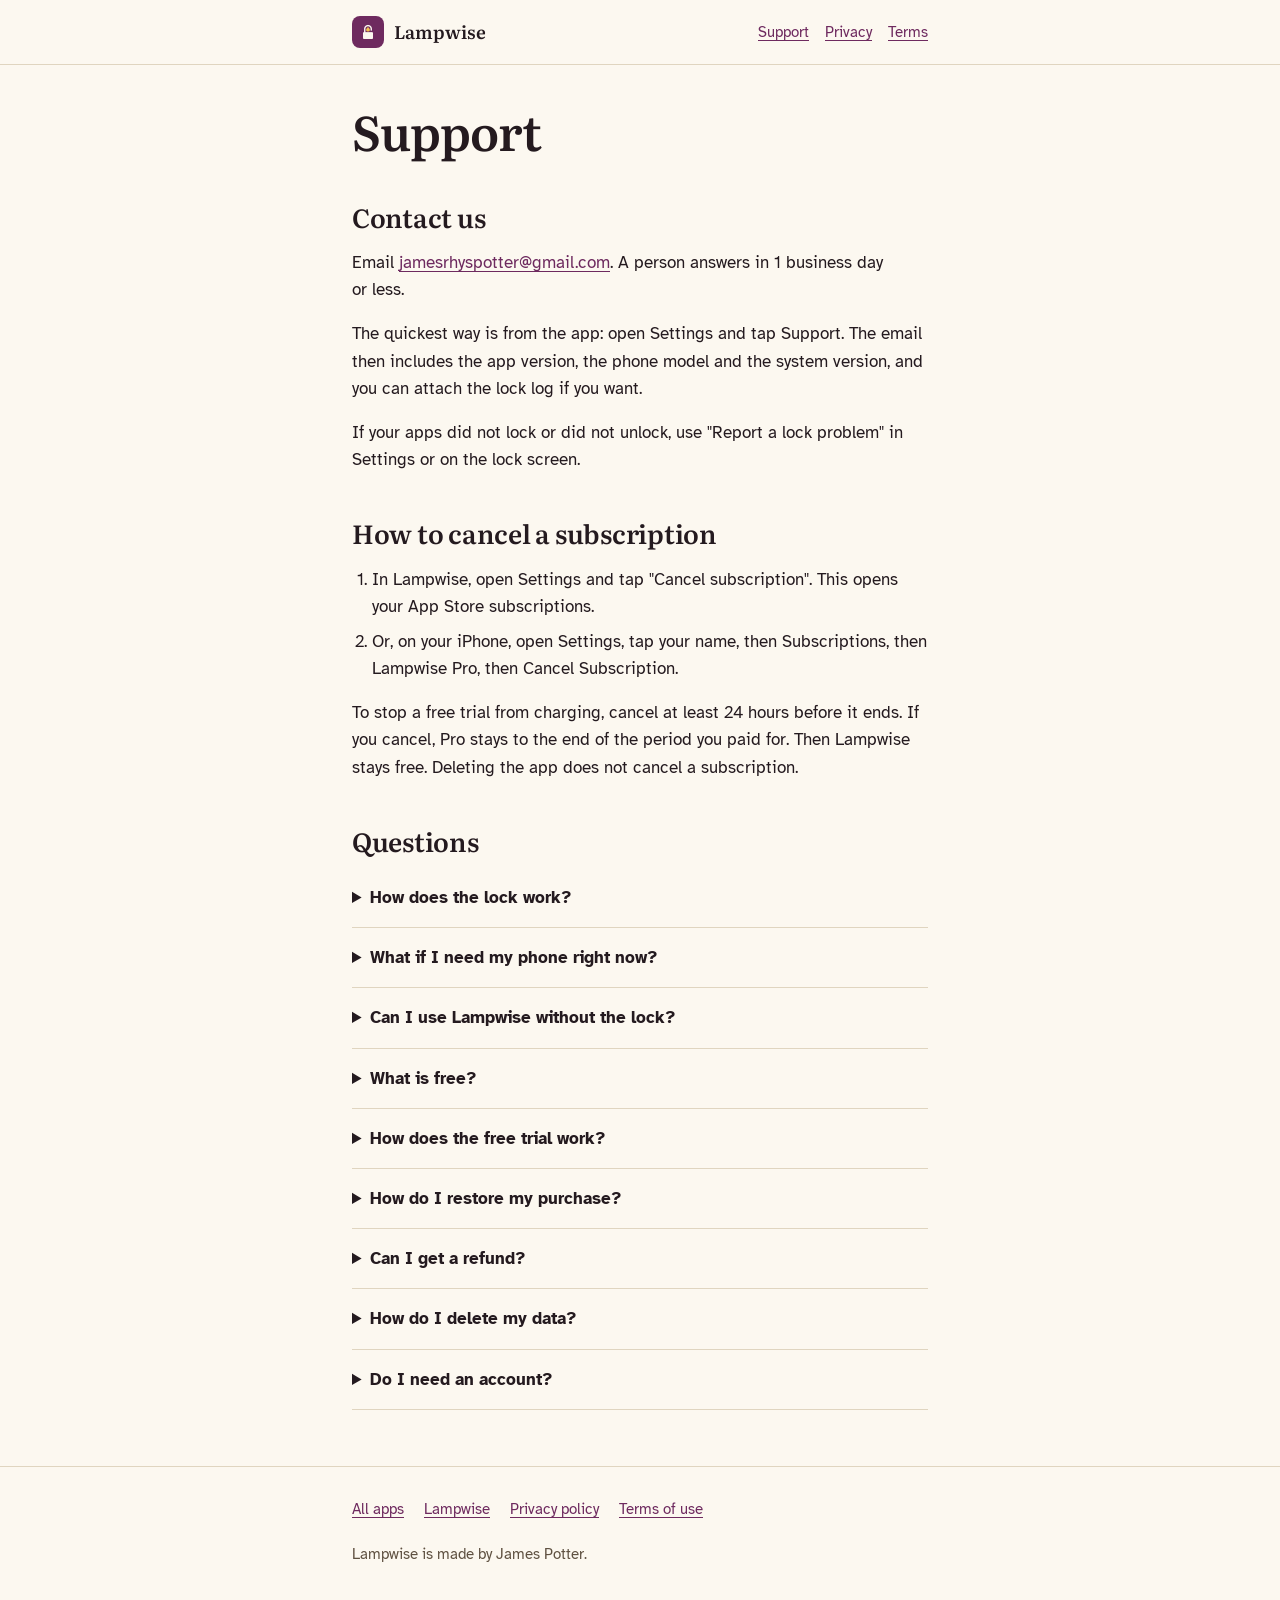
<file: lampwise/support/index.html>
<!doctype html>
<html lang="en">
<head>
<meta charset="utf-8">
<meta name="viewport" content="width=device-width, initial-scale=1">
<title>Lampwise support</title>
<meta name="description" content="Get help with Lampwise: contact, how the lock works, the Free tier, the trial, restoring and cancelling Pro, and deleting your data.">
<link rel="icon" href="/lampwise/img/favicon-32.png" sizes="32x32">
<link rel="apple-touch-icon" href="/lampwise/img/apple-touch-icon.png">
<link rel="stylesheet" href="/lampwise/legal.css">
</head>
<body>
<header class="top">
  <div class="wrap">
    <a class="brand" href="/lampwise/"><img src="/lampwise/img/icon-256.png" alt="" width="32" height="32">Lampwise</a>
    <nav aria-label="Lampwise"><a href="/lampwise/support/" aria-current="page">Support</a><a href="/lampwise/privacy/">Privacy</a><a href="/lampwise/terms/">Terms</a></nav>
  </div>
</header>

<main class="doc">
  <div class="wrap">
    <h1>Support</h1>

    <h2>Contact us</h2>
    <p>Email <a href="mailto:jamesrhyspotter@gmail.com?subject=Lampwise%20support">jamesrhyspotter@gmail.com</a>. A person answers in 1 business day or less.</p>
    <p>The quickest way is from the app: open Settings and tap Support. The email then includes the app version, the phone model and the system version, and you can attach the lock log if you want.</p>
    <p>If your apps did not lock or did not unlock, use "Report a lock problem" in Settings or on the lock screen.</p>

    <h2>How to cancel a subscription</h2>
    <ol class="steps">
      <li>In Lampwise, open Settings and tap "Cancel subscription". This opens your App Store subscriptions.</li>
      <li>Or, on your iPhone, open Settings, tap your name, then Subscriptions, then Lampwise Pro, then Cancel Subscription.</li>
    </ol>
    <p>To stop a free trial from charging, cancel at least 24 hours before it ends. If you cancel, Pro stays to the end of the period you paid for. Then Lampwise stays free. Deleting the app does not cancel a subscription.</p>

    <h2>Questions</h2>

    <details>
      <summary>How does the lock work?</summary>
      <p>Choose the apps that pull you in, set a time, and set how many minutes you read first. At that time each day, those apps lock. Read, and they open as soon as your minutes are done.</p>
      <p>The timer counts only time with the passage on screen. It stops if you leave the app or the screen turns off, and carries on when you come back.</p>
      <p>Lampwise uses Screen Time to lock the apps you choose. It locks only those apps, and it never sees what you do in them.</p>
    </details>

    <details>
      <summary>What if I need my phone right now?</summary>
      <p>Use the emergency unlock. It is always there, on the Free tier too. Emergency unlocks never cost anything and have no limit. They do not count as a reading.</p>
    </details>

    <details>
      <summary>Can I use Lampwise without the lock?</summary>
      <p>Yes. You can read and keep your streak with no lock. Turn on the lock at any time in Settings.</p>
    </details>

    <details>
      <summary>What is free?</summary>
      <p>The Free tier has no time limit. It includes one daily lock, the reading timer and unlock, the emergency unlock, 6 translations, any book and chapter, highlights and saved verses, font size and dark mode, the streak, the verse of the day and the widget.</p>
      <p>Pro adds more than one lock a day, re-lock, choosing which apps unlock, Reading Paths, 2 Grace Days a month and a Reflection Journal. Pro Monthly is $7.99 a month, Pro Yearly $49.99 a year and Family Yearly $79.99 a year, each with a 7-day free trial. Lifetime is $129.99, paid once. Prices shown in US dollars; your local App Store price may differ.</p>
    </details>

    <details>
      <summary>How does the free trial work?</summary>
      <p>Pro Monthly, Pro Yearly and Family Yearly start with 7 days free. The app shows the date your trial ends and the price. 2 days before the charge, you get a reminder. After the trial, the App Store charges your Apple ID unless you cancel at least 24 hours before it ends.</p>
    </details>

    <details>
      <summary>How do I restore my purchase?</summary>
      <p>Pro is tied to your Apple ID, so there is no account to sign in to. On a new phone or after a reinstall, sign in to the App Store with the same Apple ID, open the plans in Lampwise and tap Restore. If no purchase is found, you keep the Free tier.</p>
    </details>

    <details>
      <summary>Can I get a refund?</summary>
      <p>Apple handles refunds. You can start a refund request from inside Lampwise, or at <a href="https://reportaproblem.apple.com">reportaproblem.apple.com</a>. Apple answers by email.</p>
    </details>

    <details>
      <summary>How do I delete my data?</summary>
      <p>In Settings, tap "Delete all data on this phone". This deletes your locks, lock log, answers, highlights, saved verses, notes, reading history and streak. It does not cancel your subscription.</p>
      <p>To delete the analytics and purchase records held by our service providers, email <a href="mailto:jamesrhyspotter@gmail.com?subject=Lampwise%20data%20deletion">jamesrhyspotter@gmail.com</a>. See the <a href="/lampwise/privacy/">privacy policy</a>.</p>
    </details>

    <details>
      <summary>Do I need an account?</summary>
      <p>No. Lampwise never asks you to make an account or sign in.</p>
    </details>
  </div>
</main>

<footer>
  <div class="wrap">
    <nav aria-label="Footer"><a href="/">All apps</a><a href="/lampwise/">Lampwise</a><a href="/lampwise/privacy/">Privacy policy</a><a href="/lampwise/terms/">Terms of use</a></nav>
    <p>Lampwise is made by James Potter.</p>
  </div>
</footer>
</body>
</html>
</file>
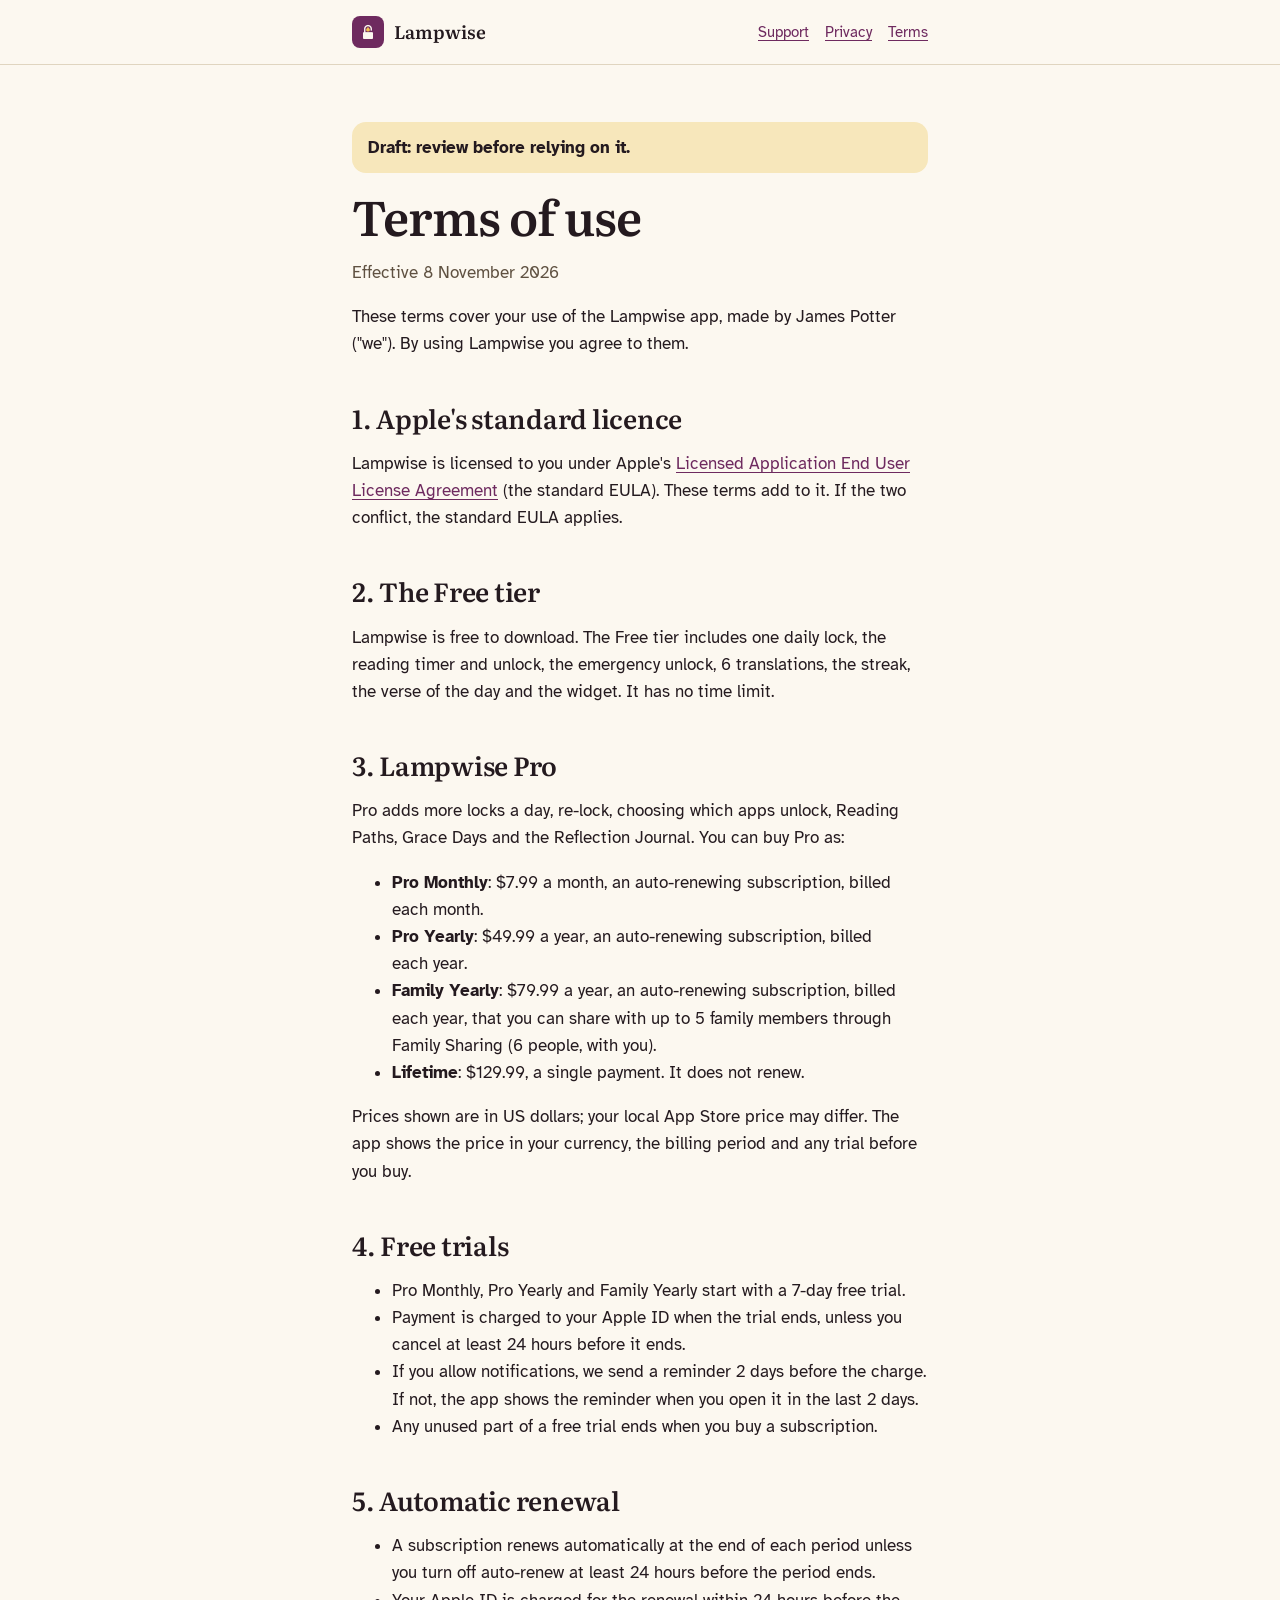
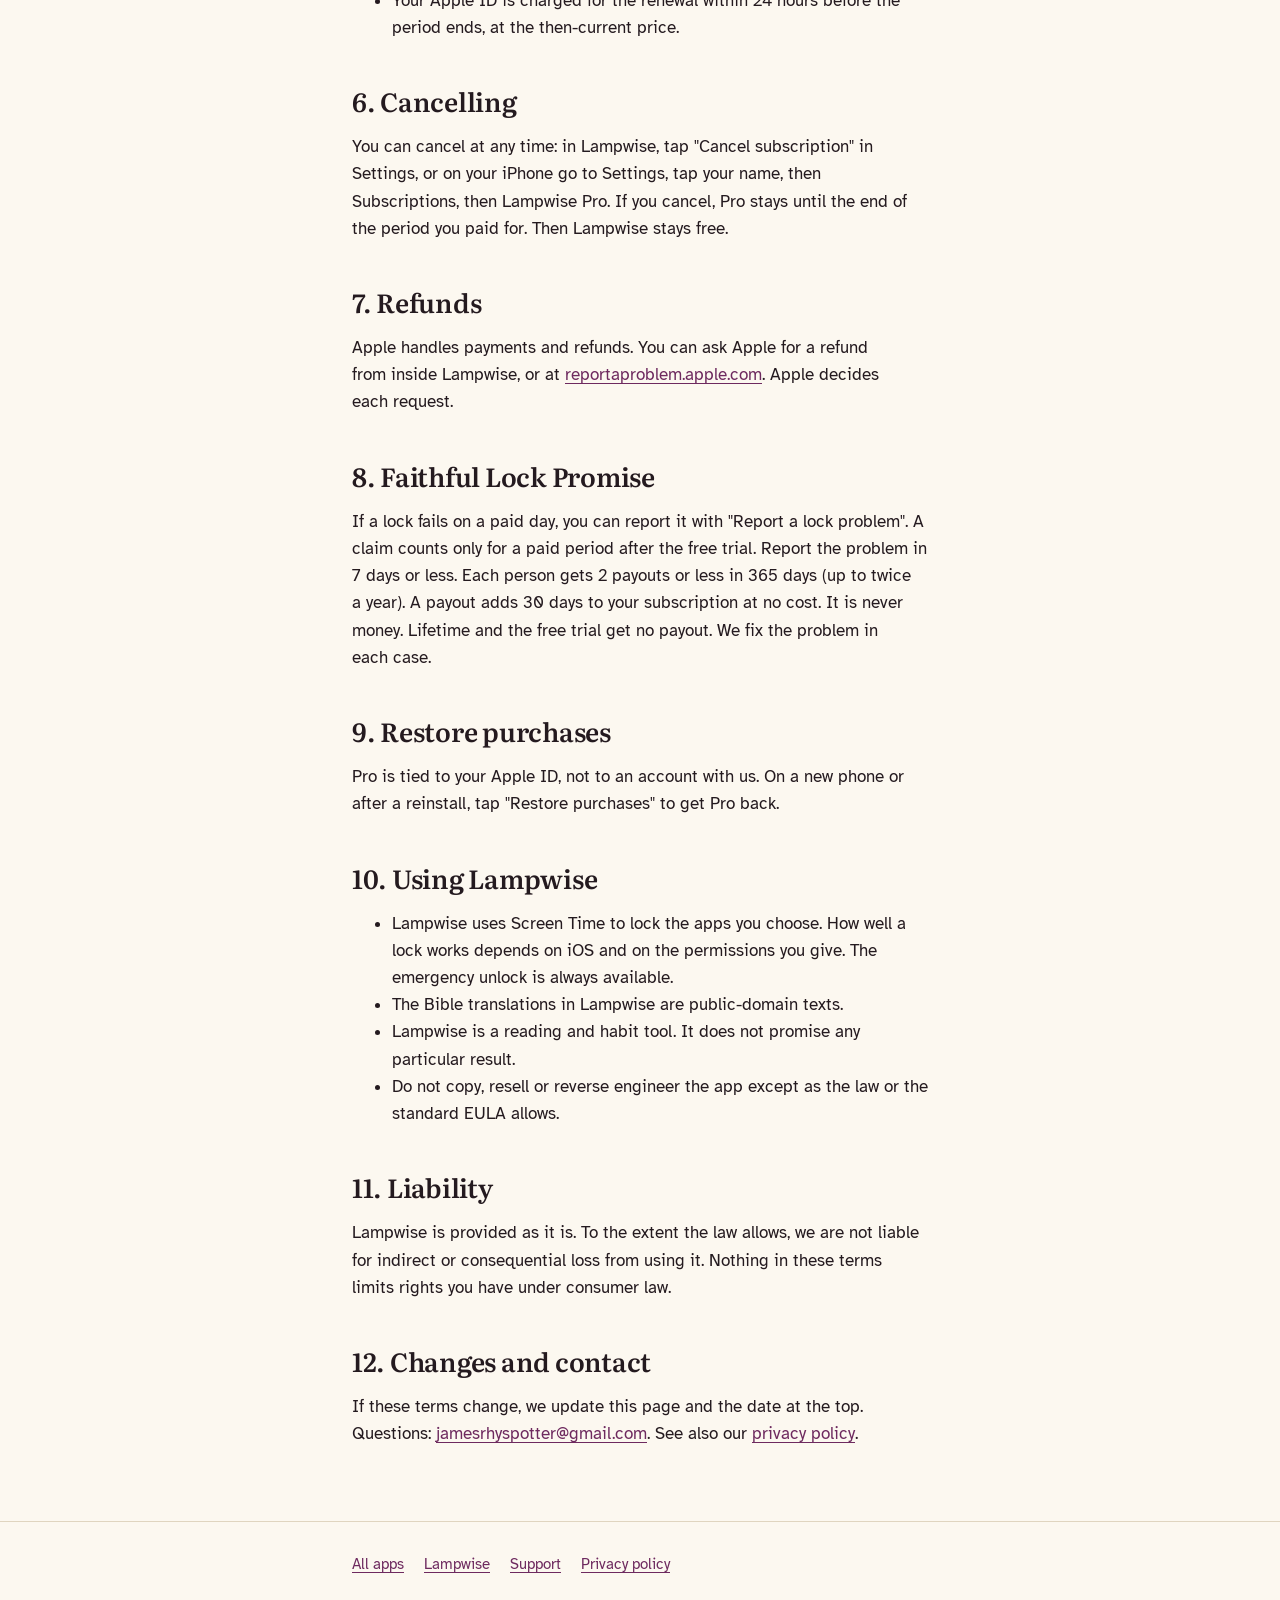
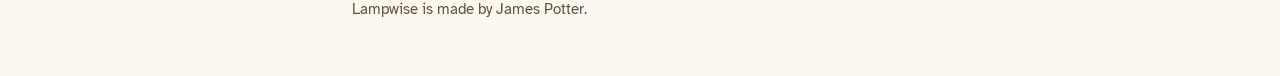
<file: lampwise/terms/index.html>
<!doctype html>
<html lang="en">
<head>
<meta charset="utf-8">
<meta name="viewport" content="width=device-width, initial-scale=1">
<title>Lampwise terms of use</title>
<meta name="description" content="Terms of use for the Lampwise app: the Free tier, Pro subscriptions, free trials, renewal and cancellation.">
<link rel="icon" href="/lampwise/img/favicon-32.png" sizes="32x32">
<link rel="apple-touch-icon" href="/lampwise/img/apple-touch-icon.png">
<link rel="stylesheet" href="/lampwise/legal.css">
</head>
<body>
<header class="top">
  <div class="wrap">
    <a class="brand" href="/lampwise/"><img src="/lampwise/img/icon-256.png" alt="" width="32" height="32">Lampwise</a>
    <nav aria-label="Lampwise"><a href="/lampwise/support/">Support</a><a href="/lampwise/privacy/">Privacy</a><a href="/lampwise/terms/" aria-current="page">Terms</a></nav>
  </div>
</header>

<main class="doc">
  <div class="wrap">
    <p class="notice">Draft: review before relying on it.</p>
    <h1>Terms of use</h1>
    <p class="muted">Effective 8 November 2026</p>

    <p>These terms cover your use of the Lampwise app, made by James Potter ("we"). By using Lampwise you agree to them.</p>

    <h2>1. Apple's standard licence</h2>
    <p>Lampwise is licensed to you under Apple's <a href="https://www.apple.com/legal/internet-services/itunes/dev/stdeula/">Licensed Application End User License Agreement</a> (the standard EULA). These terms add to it. If the two conflict, the standard EULA applies.</p>

    <h2>2. The Free tier</h2>
    <p>Lampwise is free to download. The Free tier includes one daily lock, the reading timer and unlock, the emergency unlock, 6 translations, the streak, the verse of the day and the widget. It has no time limit.</p>

    <h2>3. Lampwise Pro</h2>
    <p>Pro adds more locks a day, re-lock, choosing which apps unlock, Reading Paths, Grace Days and the Reflection Journal. You can buy Pro as:</p>
    <ul>
      <li><strong>Pro Monthly</strong>: $7.99 a month, an auto-renewing subscription, billed each month.</li>
      <li><strong>Pro Yearly</strong>: $49.99 a year, an auto-renewing subscription, billed each year.</li>
      <li><strong>Family Yearly</strong>: $79.99 a year, an auto-renewing subscription, billed each year, that you can share with up to 5 family members through Family Sharing (6 people, with you).</li>
      <li><strong>Lifetime</strong>: $129.99, a single payment. It does not renew.</li>
    </ul>
    <p>Prices shown are in US dollars; your local App Store price may differ. The app shows the price in your currency, the billing period and any trial before you buy.</p>

    <h2>4. Free trials</h2>
    <ul>
      <li>Pro Monthly, Pro Yearly and Family Yearly start with a 7-day free trial.</li>
      <li>Payment is charged to your Apple ID when the trial ends, unless you cancel at least 24 hours before it ends.</li>
      <li>If you allow notifications, we send a reminder 2 days before the charge. If not, the app shows the reminder when you open it in the last 2 days.</li>
      <li>Any unused part of a free trial ends when you buy a subscription.</li>
    </ul>

    <h2>5. Automatic renewal</h2>
    <ul>
      <li>A subscription renews automatically at the end of each period unless you turn off auto-renew at least 24 hours before the period ends.</li>
      <li>Your Apple ID is charged for the renewal within 24 hours before the period ends, at the then-current price.</li>
    </ul>

    <h2>6. Cancelling</h2>
    <p>You can cancel at any time: in Lampwise, tap "Cancel subscription" in Settings, or on your iPhone go to Settings, tap your name, then Subscriptions, then Lampwise Pro. If you cancel, Pro stays until the end of the period you paid for. Then Lampwise stays free.</p>

    <h2>7. Refunds</h2>
    <p>Apple handles payments and refunds. You can ask Apple for a refund from inside Lampwise, or at <a href="https://reportaproblem.apple.com">reportaproblem.apple.com</a>. Apple decides each request.</p>

    <h2 id="promise">8. Faithful Lock Promise</h2>
    <p>If a lock fails on a paid day, you can report it with "Report a lock problem". A claim counts only for a paid period after the free trial. Report the problem in 7 days or less. Each person gets 2 payouts or less in 365 days (up to twice a year). A payout adds 30 days to your subscription at no cost. It is never money. Lifetime and the free trial get no payout. We fix the problem in each case.</p>

    <h2>9. Restore purchases</h2>
    <p>Pro is tied to your Apple ID, not to an account with us. On a new phone or after a reinstall, tap "Restore purchases" to get Pro back.</p>

    <h2>10. Using Lampwise</h2>
    <ul>
      <li>Lampwise uses Screen Time to lock the apps you choose. How well a lock works depends on iOS and on the permissions you give. The emergency unlock is always available.</li>
      <li>The Bible translations in Lampwise are public-domain texts.</li>
      <li>Lampwise is a reading and habit tool. It does not promise any particular result.</li>
      <li>Do not copy, resell or reverse engineer the app except as the law or the standard EULA allows.</li>
    </ul>

    <h2>11. Liability</h2>
    <p>Lampwise is provided as it is. To the extent the law allows, we are not liable for indirect or consequential loss from using it. Nothing in these terms limits rights you have under consumer law.</p>

    <h2>12. Changes and contact</h2>
    <p>If these terms change, we update this page and the date at the top. Questions: <a href="mailto:jamesrhyspotter@gmail.com">jamesrhyspotter@gmail.com</a>. See also our <a href="/lampwise/privacy/">privacy policy</a>.</p>
  </div>
</main>

<footer>
  <div class="wrap">
    <nav aria-label="Footer"><a href="/">All apps</a><a href="/lampwise/">Lampwise</a><a href="/lampwise/support/">Support</a><a href="/lampwise/privacy/">Privacy policy</a></nav>
    <p>Lampwise is made by James Potter.</p>
  </div>
</footer>
</body>
</html>
</file>
<file: style.css>
:root {
  color-scheme: light dark;
  /* A warm neutral hub: no app's brand, no default blue. Links are ink, led by the underline. */
  --bg: #F6F2EA;
  --surface: #FCFAF6;
  --text: #2A2421;
  --muted: #5E554D;   /* 6.6:1 on --bg */
  --line: #E3DCD0;
  --link: #2A2421;
}
@media (prefers-color-scheme: dark) {
  :root { --bg: #12100E; --surface: #1C1916; --text: #F3EFE8; --muted: #B5ACA1; --line: #2F2A25; --link: #F3EFE8; }
}
*, *::before, *::after { box-sizing: border-box; }
html { -webkit-text-size-adjust: 100%; }
body { margin: 0; background: var(--bg); color: var(--text); font: 1.0625rem/1.55 system-ui, -apple-system, "Segoe UI", Roboto, sans-serif; }
a { color: var(--link); text-decoration-thickness: 1px; text-underline-offset: 0.2em; }
a:hover { text-decoration-thickness: 2px; }
:focus-visible { outline: 3px solid var(--link); outline-offset: 2px; border-radius: 4px; }
main { max-width: 40rem; margin: 0 auto; padding: 48px 16px; }
h1 { font-size: 2rem; line-height: 1.15; letter-spacing: -0.01em; margin: 0 0 32px; text-wrap: balance; }
p { text-wrap: pretty; }
.muted { color: var(--muted); margin: 0 0 16px; }
.apps { list-style: none; margin: 0; padding: 0; display: grid; gap: 12px; }
.app { position: relative; display: grid; grid-template-columns: 64px 1fr; gap: 16px; align-items: start; background: var(--surface); border: 1px solid var(--line); border-radius: 16px; padding: 16px; }
.app img { width: 64px; height: 64px; border-radius: 14px; }
.app h2 { font-size: 1.25rem; margin: 0 0 4px; }
/* The whole card opens the app page. */
.app h2 a::after { content: ""; position: absolute; inset: 0; border-radius: 16px; }
.app:hover { border-color: var(--muted); }
.app:focus-within { outline: 3px solid var(--link); outline-offset: 2px; }
.app h2 a:focus-visible { outline: none; }
.app p { margin: 0 0 6px; }
.app .status { font-size: 0.9375rem; color: var(--muted); }
footer { max-width: 40rem; margin: 0 auto; padding: 0 16px 40px; color: var(--muted); font-size: 0.9375rem; }
</file>
<file: lampwise/landing.css>
/* Lampwise landing. Tokens from lampwise_ui app_palette.dart (Vespers, warmed).
   Subpages keep lampwise.css; this file is the landing page only. */

@font-face { font-family: "Literata"; src: url("/lampwise/fonts/literata.woff2") format("woff2"); font-weight: 300 700; font-style: normal; font-display: swap; }
@font-face { font-family: "Literata"; src: url("/lampwise/fonts/literata-italic.woff2") format("woff2"); font-weight: 400; font-style: italic; font-display: swap; }
@font-face { font-family: "Atkinson Hyperlegible"; src: url("/lampwise/fonts/atkinson-400.woff2") format("woff2"); font-weight: 400; font-display: swap; }
@font-face { font-family: "Atkinson Hyperlegible"; src: url("/lampwise/fonts/atkinson-700.woff2") format("woff2"); font-weight: 700; font-display: swap; }

:root {
  color-scheme: light;
  /* Day: vellum paper, plum-ink. */
  --paper: #F3ECDF;      /* mist-50 */
  --sand: #ECE1CF;       /* mist-100 */
  --card: #FCF8F0;       /* white (cream) */
  --ink: #241A1F;        /* mist-900 */
  --ink-soft: #5F5141;   /* mist-700, 6.6:1 on paper */
  --line: #E0D5C0;       /* mist-200 */
  --accent: #6E2A5F;     /* plum-700 */
  --accent-ink: #FCF8F0;
  --accent-2: #8E3A7C;   /* plum-500, button gradient end */
  --accent-deep: #3A1830;/* plum-900 */
  --signal: #A3431B;     /* ember-600: status dot, check marks, the cite */
  --gilt: #F2C14E;       /* gilt-400 */
  --gilt-soft: #F7E7BB;  /* gilt-100 */
  --glass: rgba(252, 248, 240, 0.62);
  --scrim-soft: rgba(243, 236, 223, 0.5);
  --edge-top: rgba(252, 248, 240, 0.95);
  --edge-bottom: rgba(58, 52, 64, 0.22);
  --inner: rgba(58, 24, 48, 0.06);
  --shadow:
    0 -4px 16px -6px rgba(255, 255, 255, 0.7),
    0 12px 28px -8px rgba(95, 81, 65, 0.16),
    0 1px 3px rgba(95, 81, 65, 0.08);
  --shadow-phone:
    0 -6px 24px -8px rgba(255, 255, 255, 0.8),
    0 40px 80px -24px rgba(58, 24, 48, 0.35),
    0 12px 24px -8px rgba(58, 24, 48, 0.18);
  /* The room (shader and CSS fallback): app_ambient_background.dart _day. 6-digit hex. */
  --room-paper: #F3ECDF;
  --room-orb1: #FFD2E8;
  --room-orb2: #FFE9A3;
  --room-orb3: #FFD6BD;
  --room-mix: 0.9;
  --room-grain: #000000;
  --room-grain-a: 0.05;
  --room-glow: #FBE3A6;  /* the lamp in the languages section */
  --room-glow-a: 0.75;
  --serif: "Literata", "Iowan Old Style", Georgia, serif;
  --sans: "Atkinson Hyperlegible", system-ui, -apple-system, "Segoe UI", Roboto, sans-serif;
  --ease: cubic-bezier(0.16, 1, 0.3, 1);
  --gutter: clamp(16px, 4vw, 48px);
  --max: 1200px;
}

@media (prefers-color-scheme: dark) {
  :root {
    color-scheme: dark;
    /* Night: Vespers dark, plum and ember under it. */
    --paper: #0D0914;      /* vesper-950 */
    --sand: #16111F;       /* vesper-900 */
    --card: #1D1628;       /* vesper-850 */
    --ink: #EFEDF6;        /* vesper-50 */
    --ink-soft: #C0BACF;   /* vesper-200 */
    --line: #332C40;       /* vesper-700 */
    --accent: #E8B3D9;     /* plum-200 */
    --accent-ink: #3A1830; /* plum-900 */
    --accent-2: #D79BC8;   /* plum-300 */
    --accent-deep: #4A2142;
    --signal: #F08A5D;     /* ember-300 */
    --gilt-soft: #45310B;  /* gilt-900 */
    --glass: rgba(29, 22, 40, 0.6);
    --scrim-soft: rgba(13, 9, 20, 0.5);
    --edge-top: rgba(252, 248, 240, 0.32);
    --edge-bottom: rgba(58, 52, 64, 0.9);
    --inner: rgba(0, 0, 0, 0.2);
    --shadow:
      0 -4px 16px -6px rgba(255, 255, 255, 0.06),
      0 8px 24px rgba(110, 42, 95, 0.18),
      0 6px 12px -4px rgba(0, 0, 0, 0.5);
    --shadow-phone:
      0 -6px 24px -8px rgba(255, 255, 255, 0.08),
      0 40px 90px -20px rgba(110, 42, 95, 0.45),
      0 16px 30px -8px rgba(0, 0, 0, 0.6);
    /* _night */
    --room-paper: #0D0914;
    --room-orb1: #6E2A5F;
    --room-orb2: #8E3A7C;
    --room-orb3: #9A3E1A;
    --room-mix: 0.55;
    --room-grain: #FFFFFF;
    --room-grain-a: 0.05;
    --room-glow: #5A3D10;
    --room-glow-a: 0.7;
  }
}

*, *::before, *::after { box-sizing: border-box; }
html {
  -webkit-text-size-adjust: 100%;
  /* The static room: shown before the shader starts, and instead of it with no WebGL. */
  background:
    radial-gradient(45vmax 45vmax at 12% 18%, color-mix(in srgb, var(--room-orb1) calc(var(--room-mix) * 100%), transparent) 0%, transparent 62%),
    radial-gradient(42vmax 42vmax at 92% 46%, color-mix(in srgb, var(--room-orb2) calc(var(--room-mix) * 100%), transparent) 0%, transparent 60%),
    radial-gradient(40vmax 40vmax at 30% 96%, color-mix(in srgb, var(--room-orb3) calc(var(--room-mix) * 100%), transparent) 0%, transparent 60%),
    var(--room-paper);
  background-attachment: fixed;
  scroll-behavior: smooth;
}
body {
  margin: 0;
  color: var(--ink);
  background: transparent;
  font: 400 1.0625rem/1.6 var(--sans);
  overflow-x: clip;
  text-rendering: optimizeLegibility;
}
/* Still paper grain over the static room (the shader draws its own). */
html:not(.gl)::before {
  content: ""; position: fixed; inset: 0; z-index: -1; pointer-events: none; opacity: 0.35;
  background-image: url("data:image/svg+xml,%3Csvg xmlns='http://www.w3.org/2000/svg' width='160' height='160'%3E%3Cfilter id='n'%3E%3CfeTurbulence type='fractalNoise' baseFrequency='.9' numOctaves='2' stitchTiles='stitch'/%3E%3CfeColorMatrix values='0 0 0 0 0 0 0 0 0 0 0 0 0 0 0 0 0 0 .5 0'/%3E%3C/filter%3E%3Crect width='100%25' height='100%25' filter='url(%23n)'/%3E%3C/svg%3E");
}
@media (prefers-color-scheme: dark) { html:not(.gl)::before { filter: invert(1); opacity: 0.18; } }

.room { position: fixed; inset: 0; width: 100vw; height: 100lvh; z-index: -1; opacity: 0; transition: opacity 900ms var(--ease); pointer-events: none; }
.gl .room { opacity: 1; }

::selection { background: var(--gilt); color: #241A1F; } /* gilt-400 with mist-900 in both schemes: 9.9:1 */
img, video { display: block; max-width: 100%; }
a { color: var(--accent); text-decoration-thickness: 1px; text-underline-offset: 0.2em; }
a:hover { text-decoration-thickness: 2px; }
:focus-visible { outline: 3px solid var(--accent); outline-offset: 3px; border-radius: 6px; }
h1, h2, h3 { font-family: var(--serif); font-weight: 600; text-wrap: balance; margin: 0; }
p, li, dd { text-wrap: pretty; }
.sr-only { position: absolute; width: 1px; height: 1px; overflow: hidden; clip: rect(0 0 0 0); white-space: nowrap; }
.skip { position: absolute; left: 16px; top: -60px; z-index: 50; background: var(--card); color: var(--ink); padding: 10px 16px; border-radius: 999px; }
.skip:focus { top: 12px; }

/* Text scrim: a soft blur of paper behind copy, only where copy sits. A box-shadow, so it always
   paints under the text and never widens the page. */
.scrim { border-radius: 40px; background: var(--scrim-soft); box-shadow: 0 0 56px 36px var(--scrim-soft); }

/* The lit edge: white along the top into a dark grey at the bottom, a darker inner top band,
   a white glow above and a drop shadow. app_lit_edge.dart + AppTheme.cardShadow. */
.lit {
  border: 1px solid transparent;
  background:
    linear-gradient(to bottom, var(--inner), transparent 18px) padding-box,
    linear-gradient(var(--card), var(--card)) padding-box,
    linear-gradient(to bottom, var(--edge-top), var(--edge-bottom)) border-box;
  box-shadow: var(--shadow);
}
.glass.lit {
  background:
    linear-gradient(to bottom, var(--inner), transparent 18px) padding-box,
    linear-gradient(var(--glass), var(--glass)) padding-box,
    linear-gradient(to bottom, var(--edge-top), var(--edge-bottom)) border-box;
  -webkit-backdrop-filter: blur(20px) saturate(1.2);
  backdrop-filter: blur(20px) saturate(1.2);
}
.panel { border-radius: 22px; }

/* Buttons */
.btn {
  display: inline-flex; align-items: center; justify-content: center; gap: 8px;
  min-height: 48px; padding: 0 22px; border-radius: 999px;
  font: 700 1rem/1 var(--sans); text-decoration: none;
  color: var(--accent-ink);
  border: 1px solid transparent;
  background:
    linear-gradient(135deg, var(--accent), color-mix(in srgb, var(--accent) 78%, var(--accent-2))) padding-box,
    linear-gradient(to bottom, rgba(252, 248, 240, 0.6), rgba(58, 52, 64, 0)) border-box;
  box-shadow: 0 -4px 14px -6px rgba(255, 255, 255, 0.6), 0 10px 22px -8px rgba(58, 24, 48, 0.45);
  transition: transform 200ms var(--ease), box-shadow 200ms var(--ease);
}
.btn:hover { transform: translateY(-1px); text-decoration: none; box-shadow: 0 -4px 14px -6px rgba(255, 255, 255, 0.6), 0 14px 28px -8px rgba(58, 24, 48, 0.5); }
.btn:active { transform: translateY(1px); }
.btn-small { min-height: 44px; padding: 0 16px; font-size: 0.9375rem; }
@media (prefers-color-scheme: dark) {
  .btn { background: linear-gradient(135deg, var(--accent), var(--accent-2)) padding-box, linear-gradient(to bottom, rgba(252, 248, 240, 0.45), rgba(58, 52, 64, 0)) border-box; box-shadow: 0 -4px 14px -6px rgba(255, 255, 255, 0.08), 0 10px 22px -8px rgba(0, 0, 0, 0.6); }
}

/* Header */
.top {
  position: fixed; top: 12px; left: 50%; transform: translateX(-50%); z-index: 20;
  width: min(calc(100% - 24px), var(--max));
  display: flex; align-items: center; gap: 16px; padding: 6px 6px 6px 16px;
  border-radius: 999px; border: 1px solid transparent;
  background:
    linear-gradient(var(--glass), var(--glass)) padding-box,
    linear-gradient(to bottom, var(--edge-top), var(--edge-bottom)) border-box;
  -webkit-backdrop-filter: blur(18px) saturate(1.2); backdrop-filter: blur(18px) saturate(1.2);
  box-shadow: var(--shadow);
}
.brand { display: flex; align-items: center; gap: 10px; min-height: 44px; margin-right: auto; color: var(--ink); text-decoration: none; font: 600 1.125rem/1 var(--serif); }
.brand img { width: 28px; height: 28px; border-radius: 7px; }
.top nav { display: flex; align-items: center; gap: 4px; }
.nav-text { color: var(--ink); text-decoration: none; font-size: 0.9375rem; padding: 10px 12px; border-radius: 999px; }
.nav-text:hover { background: color-mix(in srgb, var(--ink) 7%, transparent); }
@media (max-width: 560px) { .nav-text { display: none; } }

section { padding-inline: var(--gutter); }
/* Clip stray glows sideways without making a scroll container (sticky still works). */
main { overflow-x: clip; }

/* 1 Hero */
.hero {
  min-height: 100svh; max-width: var(--max); margin: 0 auto;
  display: grid; grid-template-columns: 1.15fr 0.85fr; align-items: center; gap: clamp(24px, 5vw, 72px);
  padding-top: 112px; padding-bottom: 64px;
}
.hero h1 { font-size: clamp(2.75rem, 7.2vw, 6rem); line-height: 1; letter-spacing: -0.03em; font-weight: 600; }
.hero h1 span { display: block; }
.hero h1 .l2 { color: var(--accent); font-weight: 400; font-style: normal; }
.lede { font-size: clamp(1.125rem, 1.6vw, 1.3125rem); line-height: 1.55; color: var(--ink-soft); max-width: 34ch; margin: 28px 0 36px; }
.cta-row { display: flex; flex-wrap: wrap; align-items: center; gap: 14px 24px; }
.status { display: inline-flex; align-items: baseline; gap: 10px; margin: 0; font-size: 0.9375rem; color: var(--ink-soft); }
.dot { flex: none; align-self: flex-start; margin-top: 0.45em; width: 8px; height: 8px; border-radius: 50%; background: var(--signal); box-shadow: 0 0 0 4px color-mix(in srgb, var(--signal) 22%, transparent); }
.hero-phone { margin: 0; justify-self: center; }

/* Phone: CSS frame around the real recordings (which include the status bar and island). */
.phone {
  --pw: 300px;
  position: relative; width: var(--pw);
  padding: calc(var(--pw) * 0.03);
  border-radius: calc(var(--pw) * 0.17);
  background: linear-gradient(160deg, #3A3440, #141018 45%, #2A2430);
  box-shadow: inset 0 1px 0 rgba(255, 255, 255, 0.35), inset 0 0 0 1px rgba(0, 0, 0, 0.6), var(--shadow-phone);
}
.phone .screen {
  position: relative; overflow: hidden; aspect-ratio: 1206 / 2622;
  border-radius: calc(var(--pw) * 0.14); background: var(--room-paper);
}
.phone .screen > img, .phone .screen > video { width: 100%; height: 100%; object-fit: cover; }
.phone-lg { --pw: clamp(240px, 26vw, 340px); }
.phone-md { --pw: clamp(220px, 24vw, 320px); }
.phone-sm { --pw: 220px; }
.vid-toggle {
  position: absolute; right: -10px; bottom: 28px; width: 44px; height: 44px; border-radius: 50%;
  border: 1px solid transparent; cursor: pointer; color: var(--ink);
  background: linear-gradient(var(--glass), var(--glass)) padding-box, linear-gradient(to bottom, var(--edge-top), var(--edge-bottom)) border-box;
  -webkit-backdrop-filter: blur(12px); backdrop-filter: blur(12px);
  box-shadow: var(--shadow); display: grid; place-items: center;
}
.vid-toggle span { width: 12px; height: 14px; border-left: 4px solid currentColor; border-right: 4px solid currentColor; }
.vid-toggle[aria-pressed="true"] span { width: 0; height: 0; border: 0; border-left: 13px solid currentColor; border-top: 8px solid transparent; border-bottom: 8px solid transparent; margin-left: 4px; }
html:not(.js) .vid-toggle { display: none; }

/* 2 The morning */
.morning { max-width: var(--max); margin: 0 auto; padding-block: clamp(80px, 14vh, 160px); }
.morning-lines { list-style: none; margin: 0; padding: 0; }
.morning-lines li {
  font: 400 clamp(2rem, 5.4vw, 4.5rem)/1.12 var(--serif); letter-spacing: -0.02em;
  padding-block: 0.12em; color: var(--ink); text-wrap: balance;
}
.morning-lines li:nth-child(2) { padding-left: 8%; }
.morning-lines li:nth-child(3) { padding-left: 16%; }
.morning-lines li:last-child { padding-left: 24%; color: var(--signal); font-style: italic; }
/* Floors keep 3:1 (large text) at the dimmest: ink at 0.55, the signal line at 0.72. */
.js .morning-lines li { opacity: max(var(--o, 1), 0.55); transition: opacity 500ms var(--ease); }
.js .morning-lines li:last-child { opacity: max(var(--o, 1), 0.72); }
.morning-turn { max-width: 34ch; margin: clamp(56px, 10vh, 120px) 0 0 auto; font-size: clamp(1.25rem, 2vw, 1.625rem); line-height: 1.5; color: var(--ink-soft); }
.morning-turn strong { display: block; margin-top: 12px; color: var(--ink); font-family: var(--serif); font-weight: 600; }

/* 3 Story */
.story { max-width: var(--max); margin: 0 auto; padding-block: 40px; }
.story-title { font-size: clamp(2.25rem, 4.6vw, 3.75rem); letter-spacing: -0.02em; margin-bottom: 24px; }
.story-grid { display: grid; grid-template-columns: 1fr 1fr; gap: clamp(24px, 6vw, 96px); }
.story-phone { position: sticky; top: 0; height: 100svh; display: grid; place-items: center; grid-column: 2; grid-row: 1; }
.story-phone .layer { position: absolute; inset: 0; opacity: 0; transition: opacity 600ms var(--ease); }
.story-phone .layer.is-on { opacity: 1; }
.steps { list-style: none; margin: 0; padding: 0; grid-column: 1; grid-row: 1; }
.step { min-height: 100svh; display: flex; align-items: center; }
.step .panel { padding: clamp(24px, 3vw, 40px); max-width: 30rem; }
.step-n { display: inline-grid; place-items: center; width: 40px; height: 40px; border-radius: 50%; font: 600 1.125rem/1 var(--serif); color: var(--accent-ink); background: var(--accent); margin-bottom: 20px; }
.step h3 { font-size: clamp(1.75rem, 3vw, 2.5rem); line-height: 1.12; letter-spacing: -0.015em; margin-bottom: 14px; }
.step p { margin: 0; color: var(--ink-soft); font-size: 1.125rem; }
.timer { height: 6px; border-radius: 999px; background: color-mix(in srgb, var(--ink) 10%, transparent); margin-top: 24px; overflow: hidden; }
.timer-fill { display: block; height: 100%; width: 100%; transform-origin: left; transform: scaleX(var(--t, 1)); background: linear-gradient(90deg, var(--accent), var(--gilt)); border-radius: inherit; }
.step-peak h3 { font-size: clamp(2.5rem, 5vw, 4.25rem); }
.js .step .panel { transition: opacity 500ms var(--ease), transform 600ms var(--ease); }
/* 0.85 keeps --ink-soft body text at 4.5:1 or more. */
.js .step:not(.is-active) .panel { opacity: 0.85; transform: scale(0.98); }
@media (min-width: 900px) {
  /* The first card and the phone arrive with the title, not a screen later. */
  .story-grid { margin-top: -30svh; }
}

/* 4 Honest */
.honest { max-width: var(--max); margin: 0 auto; padding-block: clamp(96px, 16vh, 180px); display: grid; grid-template-columns: 0.9fr 1.1fr; gap: clamp(32px, 6vw, 96px); align-items: start; }
.honest-head { position: sticky; top: 120px; }
.honest-head h2 { font-size: clamp(2.25rem, 4.6vw, 3.75rem); line-height: 1.05; letter-spacing: -0.02em; }
.honest-head p { color: var(--ink-soft); font-size: 1.1875rem; max-width: 34ch; margin: 20px 0 0; }
/* A ruled list, not cards: the lit panels stay for the story and the close. */
.honest-list { margin: 0; border-top: 1px solid color-mix(in srgb, var(--ink) 18%, transparent); }
.honest-item { padding: 28px 0 30px; border-bottom: 1px solid color-mix(in srgb, var(--ink) 18%, transparent); }
.honest-item dt { font: 600 clamp(1.5rem, 2.4vw, 1.875rem)/1.2 var(--serif); letter-spacing: -0.01em; margin-bottom: 10px; }
.honest-item dd { margin: 0; color: var(--ink-soft); font-size: 1.125rem; max-width: 46ch; }

/* 5 Reading reel */
.reading { padding-inline: 0; }
.reading-pin { padding-block: clamp(64px, 12vh, 140px); }
.reading-head { max-width: var(--max); margin: 0 auto 48px; padding-inline: var(--gutter); }
.reading-head h2 { font-size: clamp(2.25rem, 4.6vw, 3.75rem); line-height: 1.05; letter-spacing: -0.02em; max-width: 18ch; }
.reading-head p { color: var(--ink-soft); font-size: 1.1875rem; max-width: 48ch; margin: 20px 0 0; }
.reel-wrap { overflow-x: auto; scroll-snap-type: x mandatory; overscroll-behavior-x: contain; scrollbar-width: thin; scrollbar-color: color-mix(in srgb, var(--accent) 45%, transparent) transparent; padding: 24px 0 48px; }
.reel { list-style: none; margin: 0; padding: 0 var(--gutter); display: flex; gap: clamp(20px, 3vw, 40px); width: max-content; }
.reel li { scroll-snap-align: center; }
.reel figure { margin: 0; width: 220px; }
.reel figcaption { margin-top: 16px; font-size: 0.9375rem; color: var(--ink-soft); }
.reel li:nth-child(even) { margin-top: 48px; }
/* Desktop: the heading and the reel form one row that pans with the page scroll (pinned). */
@media (min-width: 900px) and (prefers-reduced-motion: no-preference) {
  .js .reading { height: 210vh; }
  .js .reading-pin { position: sticky; top: 0; height: 100vh; overflow: hidden; display: flex; align-items: center; padding-block: 72px 0; }
  .js .reading-track { display: flex; align-items: center; gap: 72px; width: max-content; padding-left: max(var(--gutter), calc((100vw - var(--max)) / 2 + var(--gutter))); padding-right: var(--gutter); transform: translate3d(var(--pan, 0px), 0, 0); will-change: transform; }
  .js .reading-head { width: 30rem; margin: 0; padding: 0; flex: none; }
  .js .reel-wrap { overflow: visible; scroll-snap-type: none; padding: 0; }
  .js .reel { padding: 0; gap: 48px; }
  .js .reel figure { width: min(280px, 34vh); }
  .js .reel .phone-sm { --pw: min(280px, 34vh); }
}

/* 6 Streak */
.streak { max-width: var(--max); margin: 0 auto; padding-block: clamp(80px, 14vh, 160px); display: grid; grid-template-columns: 0.8fr 1.2fr; gap: clamp(32px, 7vw, 112px); align-items: center; }
.streak-phone { margin: 0; justify-self: center; }
.streak-copy h2 { font-size: clamp(2.25rem, 4.6vw, 3.75rem); line-height: 1.05; letter-spacing: -0.02em; margin-bottom: 24px; }
.streak-copy p { font-size: 1.1875rem; color: var(--ink-soft); max-width: 40ch; margin: 0 0 16px; }

/* 7 Languages: the lamp walks down the lines */
.tongues { max-width: var(--max); margin: 0 auto; }
.tongues-pin { padding-block: clamp(80px, 14vh, 160px); }
.tongues-title { font-size: clamp(2.25rem, 4.6vw, 3.75rem); line-height: 1.05; letter-spacing: -0.02em; margin-bottom: 32px; }
.tongues-list { list-style: none; margin: 0; padding: 0; }
.tongues-list li { display: flex; flex-wrap: wrap; align-items: baseline; gap: 4px 20px; padding-block: 6px; }
.tongues-list span { font: 400 clamp(1.5rem, 3.6vw, 3rem)/1.18 var(--serif); letter-spacing: -0.015em; }
.tongues-list li[lang="ko"] span { font-family: "Apple SD Gothic Neo", "Noto Serif KR", "Malgun Gothic", var(--serif); font-weight: 500; }
.tongues-list small { font-size: 0.9375rem; color: var(--ink-soft); }
/* Only the big line dims (0.7 keeps 3:1 or more, large text); the language name stays at full contrast. */
.js .tongues-list li { transition: transform 600ms var(--ease); }
.js .tongues-list span { opacity: 0.7; transition: opacity 500ms var(--ease), color 500ms var(--ease); }
.js .tongues-list li.is-lit { transform: translateX(12px); }
.js .tongues-list li.is-lit span { opacity: 1; }
.js .tongues-list li.is-lit span { color: var(--accent); }
.tongues-note { margin: 40px 0 0; max-width: 46ch; color: var(--ink-soft); font-size: 1.0625rem; }
@media (prefers-reduced-motion: no-preference) {
  .js .tongues { height: calc(100svh + var(--n, 8) * 9svh); }
  .js .tongues-pin { position: sticky; top: 0; min-height: 100svh; display: flex; flex-direction: column; justify-content: center; padding-block: 88px 32px; }
}

/* 8 Privacy */
.privacy { max-width: 920px; margin: 0 auto; padding-block: clamp(80px, 12vh, 140px); }
.privacy-card { padding: clamp(28px, 5vw, 56px); }
.privacy-card h2 { font-size: clamp(2rem, 4vw, 3.25rem); line-height: 1.08; letter-spacing: -0.02em; margin-bottom: 28px; max-width: 16ch; }
.checks { list-style: none; margin: 0 0 24px; padding: 0; display: grid; gap: 14px; }
.checks li { position: relative; padding-left: 34px; font-size: 1.0625rem; }
.checks li::before { content: ""; position: absolute; left: 0; top: 0.3em; width: 18px; height: 10px; border-left: 2.5px solid var(--signal); border-bottom: 2.5px solid var(--signal); transform: rotate(-45deg); }
.privacy-card a { font-weight: 700; }

/* 9 FAQ */
.faq { max-width: 820px; margin: 0 auto; padding-block: clamp(64px, 10vh, 120px); }
.faq h2 { font-size: clamp(2.25rem, 4.6vw, 3.75rem); letter-spacing: -0.02em; margin-bottom: 28px; }
.faq-list { border-top: 1px solid color-mix(in srgb, var(--ink) 18%, transparent); }
details { border-bottom: 1px solid color-mix(in srgb, var(--ink) 18%, transparent); }
summary {
  list-style: none; cursor: pointer; display: flex; justify-content: space-between; align-items: center; gap: 16px;
  padding: 22px 4px; font: 600 1.25rem/1.3 var(--serif); min-height: 48px;
}
summary::-webkit-details-marker { display: none; }
summary::after { content: ""; flex: none; width: 10px; height: 10px; border-right: 2px solid currentColor; border-bottom: 2px solid currentColor; transform: rotate(45deg) translateY(-3px); transition: transform 300ms var(--ease); }
details[open] summary::after { transform: rotate(-135deg); }
details p { margin: 0 4px 24px; color: var(--ink-soft); max-width: 62ch; }
.faq-more { margin-top: 28px; color: var(--ink-soft); }

/* 10 Close */
.close { padding-block: clamp(64px, 12vh, 140px) clamp(48px, 8vh, 96px); display: grid; place-items: center; min-height: 80svh; }
.close-card { max-width: 720px; padding: clamp(32px, 6vw, 72px); text-align: center; display: grid; justify-items: center; gap: 8px; }
.close-icon { width: 88px; height: 88px; border-radius: 20px; box-shadow: 0 16px 32px -12px rgba(58, 24, 48, 0.5); margin-bottom: 16px; }
@media (prefers-color-scheme: dark) { .close-icon { box-shadow: 0 16px 32px -12px rgba(0, 0, 0, 0.7); } }
blockquote { margin: 0; }
blockquote p { font: italic 400 clamp(1.75rem, 4vw, 3rem)/1.18 var(--serif); letter-spacing: -0.01em; margin: 0; }
cite { display: block; margin-top: 14px; font-style: normal; font-weight: 700; color: var(--signal); }
.close-status { margin: 28px 0 16px; font-size: 1.125rem; color: var(--ink-soft); }
.close-mail { margin: 12px 0 0; font-size: 0.9375rem; color: var(--ink-soft); user-select: all; }

/* Footer */
.foot { max-width: var(--max); margin: 0 auto; padding: 32px var(--gutter) 48px; border-top: 1px solid color-mix(in srgb, var(--ink) 14%, transparent); color: var(--ink-soft); font-size: 0.9375rem; }
.foot nav { display: flex; flex-wrap: wrap; gap: 8px 24px; margin-bottom: 10px; }
.foot nav a { display: inline-block; padding-block: 12px; } /* 44 px tap height */
.foot p { margin: 0; }

/* Reveal: visible by default, eased in only when JS runs and motion is fine. */
@media (prefers-reduced-motion: no-preference) {
  .js .reveal { opacity: 0; transform: translateY(24px); transition: opacity 800ms var(--ease), transform 900ms var(--ease); }
  .js .reveal.in { opacity: 1; transform: none; }
  /* Only the phone rises in: the headline is the LCP and paints at once. */
  .js .hero-phone { animation: rise 1200ms var(--ease) 150ms both; }
}
/* From visible: only the lift moves, so the clip is never missing from the first screen. */
@keyframes rise { from { transform: translateY(20px); } }

/* Phone and tablet */
@media (max-width: 899px) {
  /* No pin on a phone: the 8 lines are taller than the screen. The lit line follows the middle of the screen. */
  .js .tongues { height: auto; }
  .js .tongues-pin { position: static; min-height: 0; padding-block: clamp(80px, 14vh, 160px); }
  .hero { grid-template-columns: 1fr; text-align: left; padding-top: 104px; min-height: auto; }
  .hero-phone { margin-top: 16px; }
  .phone-lg { --pw: min(72vw, 300px); }
  .story-title { text-align: left; }
  .story-grid { grid-template-columns: 1fr; }
  /* The phone keeps the top band (76px + 46svh); each card rests below it, so the screen stays visible. */
  .story-phone { grid-column: 1; top: 76px; height: 46svh; align-items: start; z-index: 0; }
  .story-phone .phone { --pw: min(calc(46svh * 0.43), 72vw); }
  .steps { grid-column: 1; grid-row: 2; position: relative; z-index: 1; }
  .step { min-height: 92svh; align-items: flex-end; padding-bottom: 3svh; }
  .step .panel { padding: 22px 22px 24px; }
  .step h3 { font-size: 1.625rem; }
  .step-peak h3 { font-size: 2.125rem; }
  .step-n { width: 32px; height: 32px; margin-bottom: 12px; font-size: 1rem; }
  .js .tongues-list li.is-lit { transform: none; }
  .js .step:not(.is-active) .panel { opacity: 1; transform: none; }
  .honest { grid-template-columns: 1fr; }
  .honest-head { position: static; }
  .streak { grid-template-columns: 1fr; }
  .streak-phone { order: 2; }
  .morning-lines li:nth-child(n) { padding-left: 0; }
  .vid-toggle { right: -6px; }
}

@media (prefers-reduced-motion: reduce) {
  html { scroll-behavior: auto; }
  /* Keep the opacity cross-fades (the story phone's screen swap); remove the movement. */
  *, *::before, *::after { animation-duration: 0.01ms !important; animation-iteration-count: 1 !important; transition-property: opacity, color, background-color !important; }
  .js .step:not(.is-active) .panel { transform: none; }
  .js .morning-lines li, .js .morning-lines li:last-child { opacity: 1; }
  .js .tongues-list span { opacity: 1; }
  .js .tongues-list li.is-lit { transform: none; }
  .js .tongues-list li.is-lit span { color: inherit; }
}

/* 9 Pricing: two equal lit cards, so Free reads as a real choice; the paid plans sit in one ledger below both. BR-008. */
.pricing { max-width: var(--max); margin: 0 auto; padding-block: clamp(80px, 12vh, 140px); }
.pricing-head { max-width: 40rem; margin-bottom: 40px; }
.pricing-head h2 { font-size: clamp(2.25rem, 4.6vw, 3.75rem); line-height: 1.05; letter-spacing: -0.02em; }
.pricing-head p { color: var(--ink-soft); font-size: 1.1875rem; max-width: 40ch; margin: 20px 0 0; }
.tiers { display: grid; grid-template-columns: 1fr 1fr; gap: clamp(20px, 3vw, 32px); align-items: stretch; }
.plans-card { grid-column: 1 / -1; padding: clamp(24px, 4vw, 44px); }
.plans-card h3 { font-size: clamp(1.375rem, 2.2vw, 1.75rem); letter-spacing: -0.01em; }
.tier { padding: clamp(24px, 4vw, 44px); display: flex; flex-direction: column; }
.tier h3 { font-size: clamp(1.75rem, 3vw, 2.25rem); letter-spacing: -0.015em; }
.tier-price { margin: 12px 0 24px; font: 600 clamp(2.25rem, 4vw, 3rem)/1 var(--serif); color: var(--accent); }
.tier-price small { display: block; margin-top: 10px; font: 400 1rem/1.4 var(--sans); color: var(--ink-soft); }
.tier-lead { margin: 12px 0 20px; color: var(--ink-soft); font-size: 1.125rem; }
.tier .checks { margin-bottom: 0; }
.plans { list-style: none; margin: 16px 0 0; padding: 0; border-top: 1px solid color-mix(in srgb, var(--ink) 18%, transparent); }
.plans li:last-child { border-bottom: 0; }
.plans li { display: flex; justify-content: space-between; align-items: baseline; gap: 16px; padding: 16px 0; border-bottom: 1px solid color-mix(in srgb, var(--ink) 18%, transparent); }
.plan-name { font: 600 1.1875rem/1.3 var(--serif); }
.plan-name small, .plan-price small { display: block; margin-top: 4px; font: 400 0.9375rem/1.4 var(--sans); color: var(--ink-soft); }
.plan-price { flex: none; text-align: right; font: 600 1.5rem/1.1 var(--serif); color: var(--accent); font-variant-numeric: tabular-nums; }
.pricing-fine { max-width: 40rem; margin-top: 36px; color: var(--ink-soft); font-size: 1rem; }
.pricing-fine p { margin: 0 0 10px; }
@media (min-width: 900px) {
  .plans { display: grid; grid-template-columns: 1fr 1fr; column-gap: clamp(32px, 5vw, 64px); }
  .plans li:nth-last-child(2) { border-bottom: 0; }
}
@media (max-width: 899px) { .tiers { grid-template-columns: 1fr; } }
</file>
<file: lampwise/legal.css>
/* Lampwise privacy, terms and support pages: plain and readable, no shader, no motion.
   From the app-website template legal.css. Colours: the landing tokens (lampwise_ui app_palette.dart). */
:root {
  color-scheme: light dark;
  --bg: #FCF8F0;           /* white (cream), the card colour */
  --surface: #F3ECDF;      /* mist-50, the paper */
  --text: #241A1F;         /* mist-900 */
  --muted: #5F5141;        /* mist-700, 7.0:1 on --bg */
  --line: #E0D5C0;         /* mist-200 */
  --link: #6E2A5F;         /* plum-700, 9.2:1 on --bg */
  --chip-bg: #F7E7BB;      /* gilt-100, the draft notice */
  --font: "Atkinson Hyperlegible", system-ui, -apple-system, "Segoe UI", Roboto, sans-serif;
  --serif: "Literata", "Iowan Old Style", Georgia, serif;
}
@media (prefers-color-scheme: dark) {
  :root {
    --bg: #0D0914;         /* vesper-950 */
    --surface: #16111F;    /* vesper-900 */
    --text: #EFEDF6;       /* vesper-50 */
    --muted: #C0BACF;      /* vesper-200 */
    --line: #332C40;       /* vesper-700 */
    --link: #E8B3D9;       /* plum-200 */
    --chip-bg: #45310B;    /* gilt-900 */
  }
}
@font-face { font-family: "Literata"; src: url("/lampwise/fonts/literata.woff2") format("woff2"); font-weight: 300 700; font-style: normal; font-display: swap; }
@font-face { font-family: "Atkinson Hyperlegible"; src: url("/lampwise/fonts/atkinson-400.woff2") format("woff2"); font-weight: 400; font-display: swap; }
@font-face { font-family: "Atkinson Hyperlegible"; src: url("/lampwise/fonts/atkinson-700.woff2") format("woff2"); font-weight: 700; font-display: swap; }
*, *::before, *::after { box-sizing: border-box; }
html { -webkit-text-size-adjust: 100%; }
body { margin: 0; background: var(--bg); color: var(--text); font: 1.0625rem/1.6 var(--font); }
img { max-width: 100%; height: auto; display: block; }
a { color: var(--link); text-decoration-thickness: 1px; text-underline-offset: 0.2em; }
a:hover { text-decoration-thickness: 2px; }
:focus-visible { outline: 3px solid var(--link); outline-offset: 2px; border-radius: 4px; }
::selection { background: #F2C14E; color: #241A1F; } /* gilt-400 on mist-900 */
p, li, td, dd { text-wrap: pretty; }
/* About 70 characters a line. */
.wrap { max-width: 38rem; margin: 0 auto; padding: 0 16px; } /* the header and footer use the same column */

.top { border-bottom: 1px solid var(--line); }
.top .wrap { display: flex; align-items: center; gap: 12px; padding-top: 12px; padding-bottom: 12px; flex-wrap: wrap; }
.brand { display: flex; align-items: center; gap: 10px; font: 600 1.125rem/1 var(--serif); color: var(--text); text-decoration: none; margin-right: auto; }
.brand img { width: 32px; height: 32px; border-radius: 8px; }
.top nav { display: flex; gap: 4px 16px; flex-wrap: wrap; font-size: 0.9375rem; }
.top nav a { padding-block: 8px; }

main { padding: 40px 0 56px; }
h1, h2, h3 { font-family: var(--serif); font-weight: 600; text-wrap: balance; }
h1 { font-size: clamp(2.25rem, 7vw, 3rem); line-height: 1.08; letter-spacing: -0.02em; margin: 0 0 8px; }
h2 { font-size: 1.625rem; line-height: 1.2; letter-spacing: -0.01em; margin: 44px 0 12px; }
h3 { font-size: 1.25rem; line-height: 1.25; margin: 28px 0 8px; }
.muted { color: var(--muted); }
.steps { padding-left: 1.25rem; }
.steps li { margin-bottom: 8px; }

.doc table { border-collapse: collapse; width: 100%; font-size: 0.9375rem; margin: 12px 0; }
.doc th, .doc td { text-align: left; vertical-align: top; padding: 10px; border-bottom: 1px solid var(--line); }
.doc th { font-weight: 700; }
.table-scroll { overflow-x: auto; }
.notice { background: var(--chip-bg); color: var(--text); border-radius: 14px; padding: 12px 16px; font-weight: 700; }
details { border-bottom: 1px solid var(--line); padding: 12px 0; }
summary { font-weight: 700; cursor: pointer; padding-block: 4px; }
details > :not(summary) { margin: 8px 0 0; }

footer { border-top: 1px solid var(--line); padding: 24px 0 40px; font-size: 0.9375rem; color: var(--muted); }
footer nav { display: flex; flex-wrap: wrap; gap: 8px 20px; margin-bottom: 8px; }
footer nav a { padding-block: 6px; }
/* Phone: each table row becomes a card with its labels. */
@media (max-width: 599px) {
  .doc table, .doc tbody, .doc tr, .doc td { display: block; }
  .doc thead { position: absolute; width: 1px; height: 1px; overflow: hidden; clip: rect(0 0 0 0); }
  .doc tr { background: var(--surface); border: 1px solid var(--line); border-radius: 14px; padding: 8px 14px; margin-bottom: 12px; }
  .doc td { border: 0; padding: 4px 0; }
  .doc td::before { content: attr(data-label); display: block; font-weight: 700; font-size: 0.8125rem; color: var(--muted); }
}
</file>
